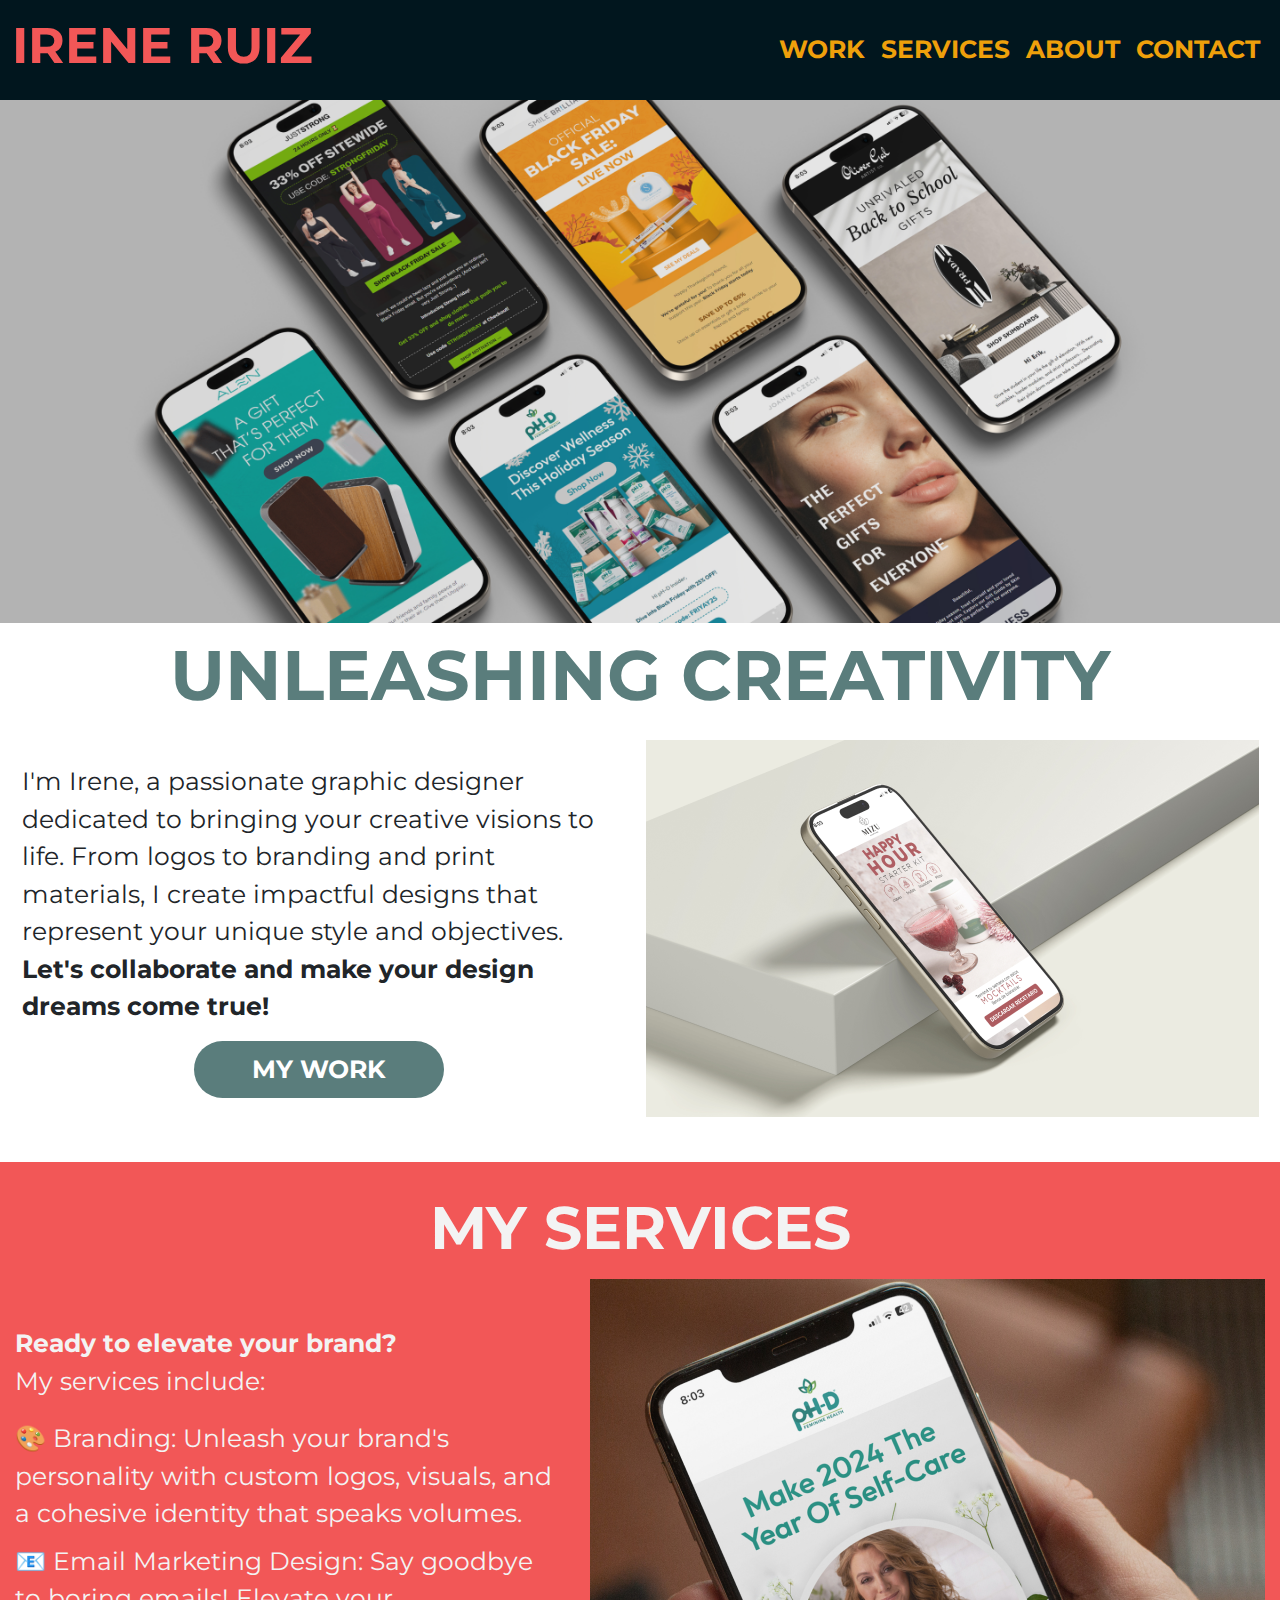
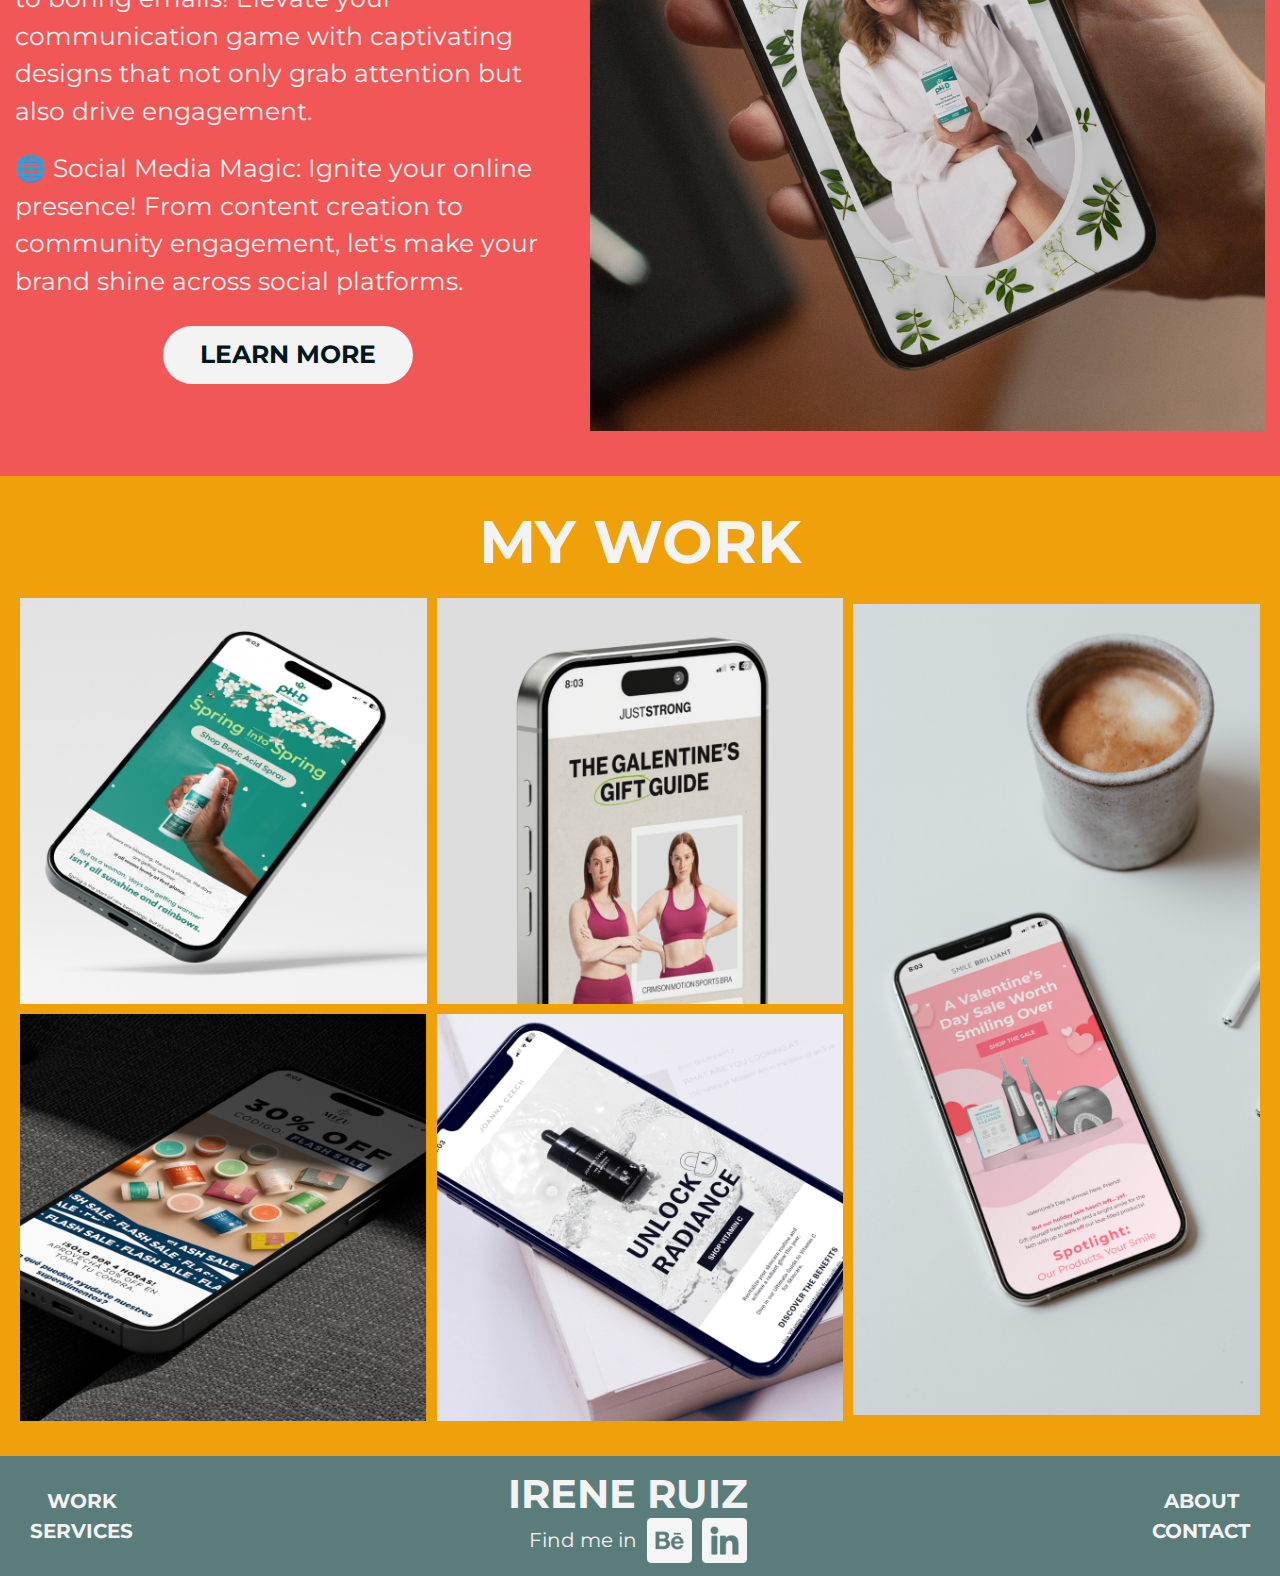
<file: index.html>
<!DOCTYPE html>
<html lang="en">

<head>
    <meta charset="UTF-8">
    <meta name="viewport" content="width=device-width, initial-scale=1.0">
    <meta name="description"
        content="Website of Irene, dedicated to offering graphic design and digital marketing services. Explore our portfolio of works, personalized services, and more. Contact us today to bring your project to life!">
    <meta name="keywords"
        content="Graphic design, Digital marketing, Portfolio showcase, Creative services, Design studio, Marketing solutions, Branding, Web design, Visual communication">
    <title>Irene Ruiz - Email Marketing Services</title>
    <!-- CSS de Bootstrap -->
    <link href="https://cdn.jsdelivr.net/npm/bootstrap@5.3.3/dist/css/bootstrap.min.css" rel="stylesheet"
        integrity="sha384-QWTKZyjpPEjISv5WaRU9OFeRpok6YctnYmDr5pNlyT2bRjXh0JMhjY6hW+ALEwIH" crossorigin="anonymous">
    <link rel="stylesheet" href="./css/styles.css">
    <link rel="shortcut icon" href="./recursos/imagenes/favicon.png" type="image/x-icon">
</head>

<body>
    <header>
        <!-- NAVEGADOR -->
        <nav class="navbar navbar-expand-lg">
            <div class="container-fluid">
                <!-- Título de navegador -->
                <a class="navbar-brand" href="./index.html">
                    <h2>IRENE RUIZ</h2>
                </a>
                <!-- Botón desplegable -->
                <button class="navbar-toggler" type="button" data-bs-toggle="collapse"
                    data-bs-target="#navbarSupportedContent" aria-controls="navbarSupportedContent"
                    aria-expanded="false" aria-label="Toggle navigation">
                    <span class="navbar-toggler-icon"></span>
                </button>
                <!-- links a otras secciones -->
                <div class="collapse navbar-collapse" id="navbarSupportedContent">
                    <ul class="navbar-nav ms-auto mb-2 mb-lg-0">
                        <li class="nav-item">
                            <a class="nav-link" href="./pages/work.html">WORK</a>
                        </li>
                        <li class="nav-item">
                            <a class="nav-link" href="./pages/services.html">SERVICES</a>
                        </li>
                        <li class="nav-item">
                            <a class="nav-link" href="./pages/about.html">ABOUT</a>
                        </li>
                        <li class="nav-item">
                            <a class="nav-link" href="./pages/contact.html">CONTACT</a>
                        </li>
                    </ul>
                </div>
            </div>
        </nav>
    </header>

    <main class="main-index">
        <!-- Imágen principal -->
        <img class="main__img--mobile wide-image-viewport" src="./recursos/imagenes/main-image-index.png"
            alt="Smartphones">
        <img class="main__img--desktop wide-image-viewport" src="./recursos/imagenes/main-image-index-desktop.png"
            alt="Smartphones">
        <!-- Título principal -->
        <h1 class="main__h1--index">UNLEASHING CREATIVITY</h1>
        <!-- Artículo About Me -->
        <article class="main__article--about">
            <div>
                <p>I'm Irene, a passionate graphic designer dedicated to bringing your creative visions to life. From
                    logos
                    to branding and print materials, I create impactful designs that represent your unique style and
                    objectives. <span class="bold">Let's collaborate and make your design dreams come true!</span>
                </p>
                <a class="call-to-action__my-work" href="./pages/work.html">MY WORK</a>
            </div>
            <img id="main-img-about-index" src="./recursos/imagenes/main-about-image-index-mobile.png" alt="Smartphone">
        </article>
        <!-- Artículo My Services -->
        <h2 class="main__h2--services">MY SERVICES</h2>
        <article class="main__article--services">
            <div>
                <ul>
                    <li>
                        <p class="bold">Ready to elevate your brand?</p>
                    </li>
                    <li>
                        <p>My services include:</p>
                    </li>
                    <li>
                        <p>🎨 Branding: Unleash your brand's personality with custom logos, visuals, and a cohesive
                            identity that speaks volumes.</p>
                    </li>
                    <li>
                        <p>📧 Email Marketing Design: Say goodbye to boring emails! Elevate your communication game with
                            captivating designs that not only grab attention but also drive engagement.</p>
                    </li>
                    <li>
                        <p>🌐 Social Media Magic: Ignite your online presence! From content creation to community
                            engagement, let's make your brand shine across social platforms.</p>
                    </li>
                </ul>
                <a class="call-to-action__my-services" href="./pages/services.html">LEARN MORE</a>
            </div>
            <img id="main-img-services-index" src="./recursos/imagenes/main-services-image-index-mobile.png"
                alt="Mano con Smartphone">
        </article>
    </main>
    <!-- Grilla de My Work -->
    <section id="grid-section">
        <h2 class="main__h2--grid">MY WORK</h2>
        <div class="container__my-work">
            <div class="img-1">
                <img class="img-1__grid--mobile" src="./recursos/imagenes/grid/index-grid-img-1.png" alt="Smartphone">
                <h3 class="caption">pH-D</h3>
            </div>
            <div class="img-2">
                <img class="img-2__grid--mobile" src="./recursos/imagenes/grid/index-grid-img-2.png" alt="Smartphone">
                <h3 class="caption">Mizu</h3>
            </div>
            <div class="img-3">
                <img class="img-3__grid--mobile" src="./recursos/imagenes/grid/index-grid-img-3.png" alt="Smartphone">
                <h3 class="caption">Just Strong</h3>
            </div>
            <div class="img-4">
                <img class="img-4__grid--mobile" src="./recursos/imagenes/grid/index-grid-img-4.png" alt="Smartphone">
                <img class="img-4__grid--desktop" src="./recursos/imagenes/grid/index-grid-img-4_desktop.png"
                    alt="Smartphone">
                <h3 class="caption">Joanna Czech</h3>
            </div>
            <div class="img-5">
                <img class="img-5__grid--mobile" src="./recursos/imagenes/grid/index-grid-img-5.png" alt="Smartphone">
                <img class="img-5__grid--desktop" src="./recursos/imagenes/grid/index-grid-img-5_desktop.png"
                    alt="Smartphone">
                <h3 class="caption">Smile Brilliant</h3>
            </div>
        </div>
    </section>
    <!-- FOOTER -->
    <footer class="footer">
        <ul class="links-container-left">
            <li><a href="./pages/work.html">WORK</a></li>
            <li><a href="./pages/services.html">SERVICES</a></li>
        </ul>
        <div>
            <a href="./index.html">
                <h2>IRENE RUIZ</h2>
            </a>
            <ul class="social-media-icons-container">
                <li>
                    <p>Find me in</p>
                </li>
                <li><a href="https://www.behance.net/ireneruiz34752" target="_blank"><img
                            src="./recursos/iconos-redes/behance.png" alt="Behance" class="social-media-icon"></a></li>
                <li><a href="https://www.linkedin.com/in/irene-ruiz-07177a105/" target="_blank"><img
                            src="./recursos/iconos-redes/linkedin.png" alt="LinkedIn" class="social-media-icon"></a>
                </li>
            </ul>
        </div>
        <ul class="links-container-right">
            <li><a href="./pages/about.html">ABOUT</a></li>
            <li><a href="./pages/contact.html">CONTACT</a></li>
        </ul>
        <ul class="links-container">
            <li><a href="./pages/work.html">WORK</a></li>
            <li><a href="./pages/services.html">SERVICES</a></li>
            <li><a href="./pages/about.html">ABOUT</a></li>
            <li><a href="./pages/contact.html">CONTACT</a></li>
        </ul>
    </footer>
    <!-- JS de Bootstrap -->
    <script src="https://cdn.jsdelivr.net/npm/bootstrap@5.3.3/dist/js/bootstrap.bundle.min.js"
        integrity="sha384-YvpcrYf0tY3lHB60NNkmXc5s9fDVZLESaAA55NDzOxhy9GkcIdslK1eN7N6jIeHz"
        crossorigin="anonymous"></script>
</body>

</html>
</file>
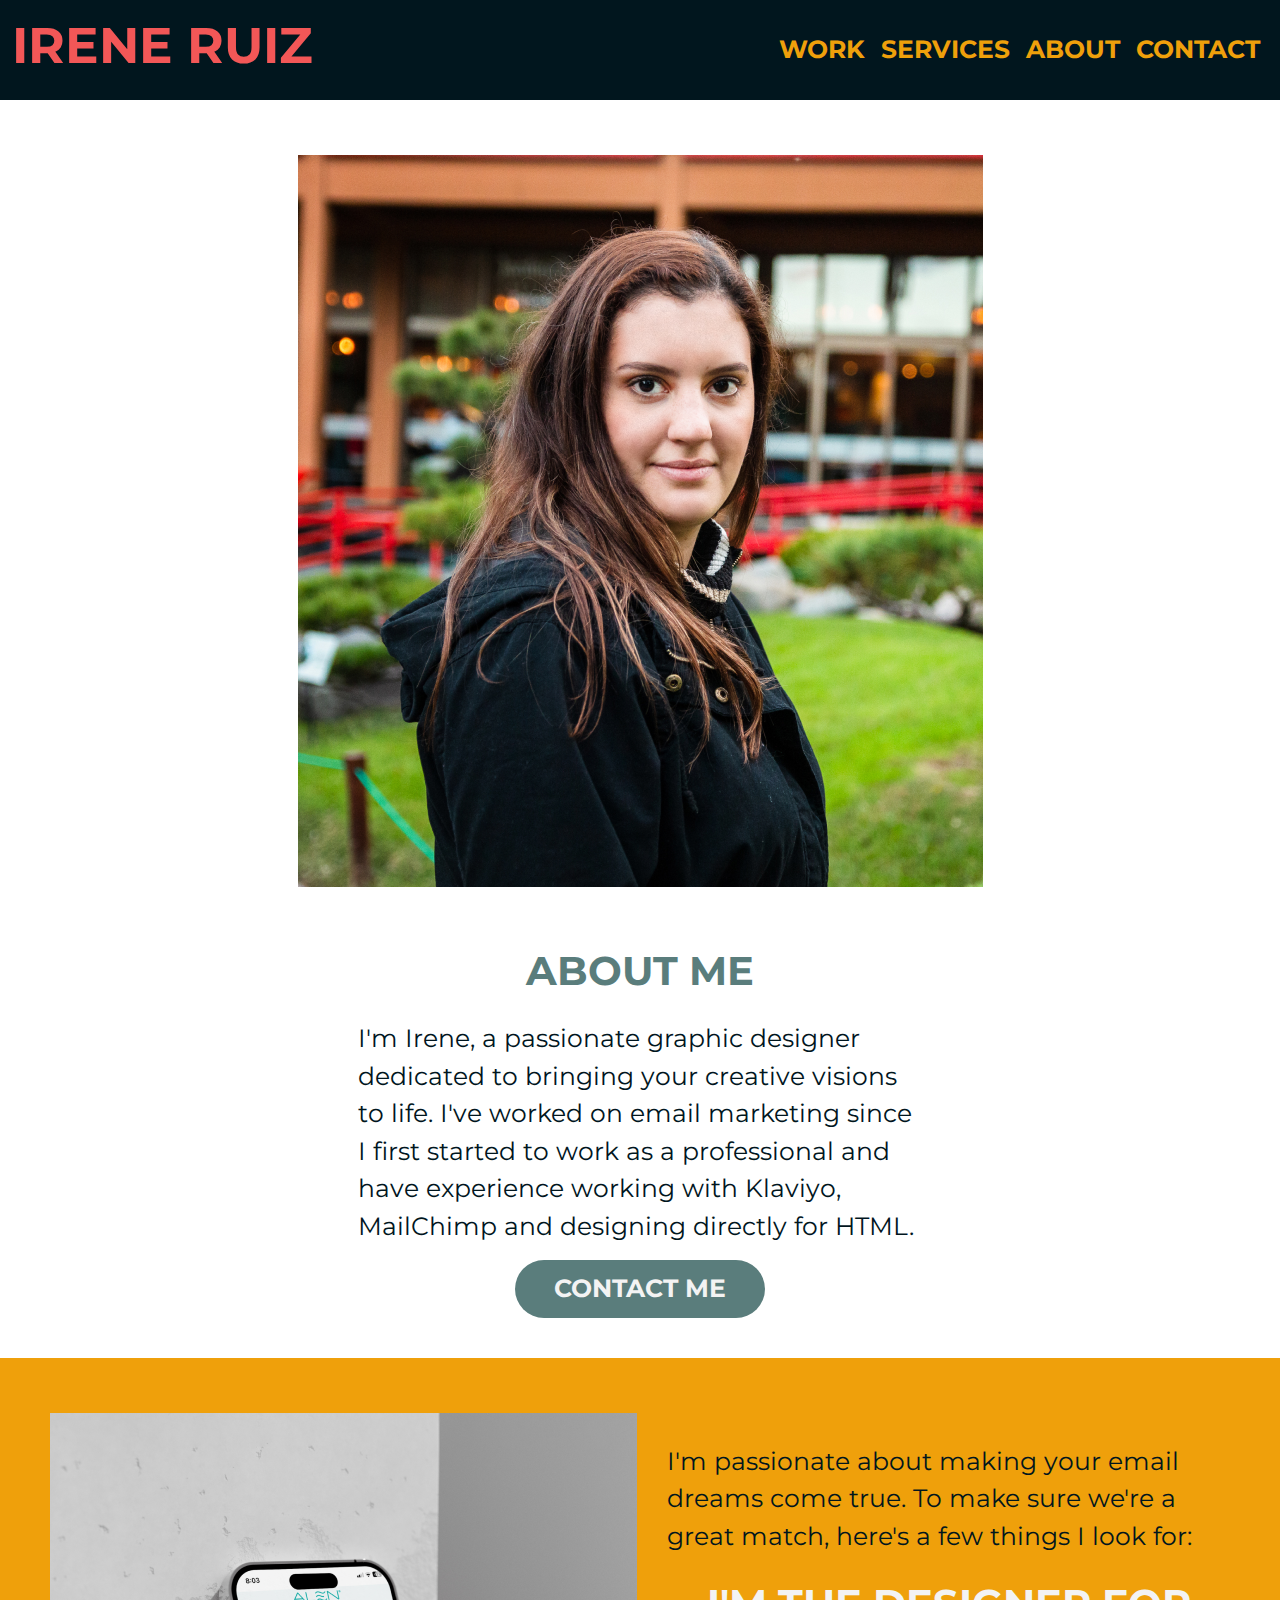
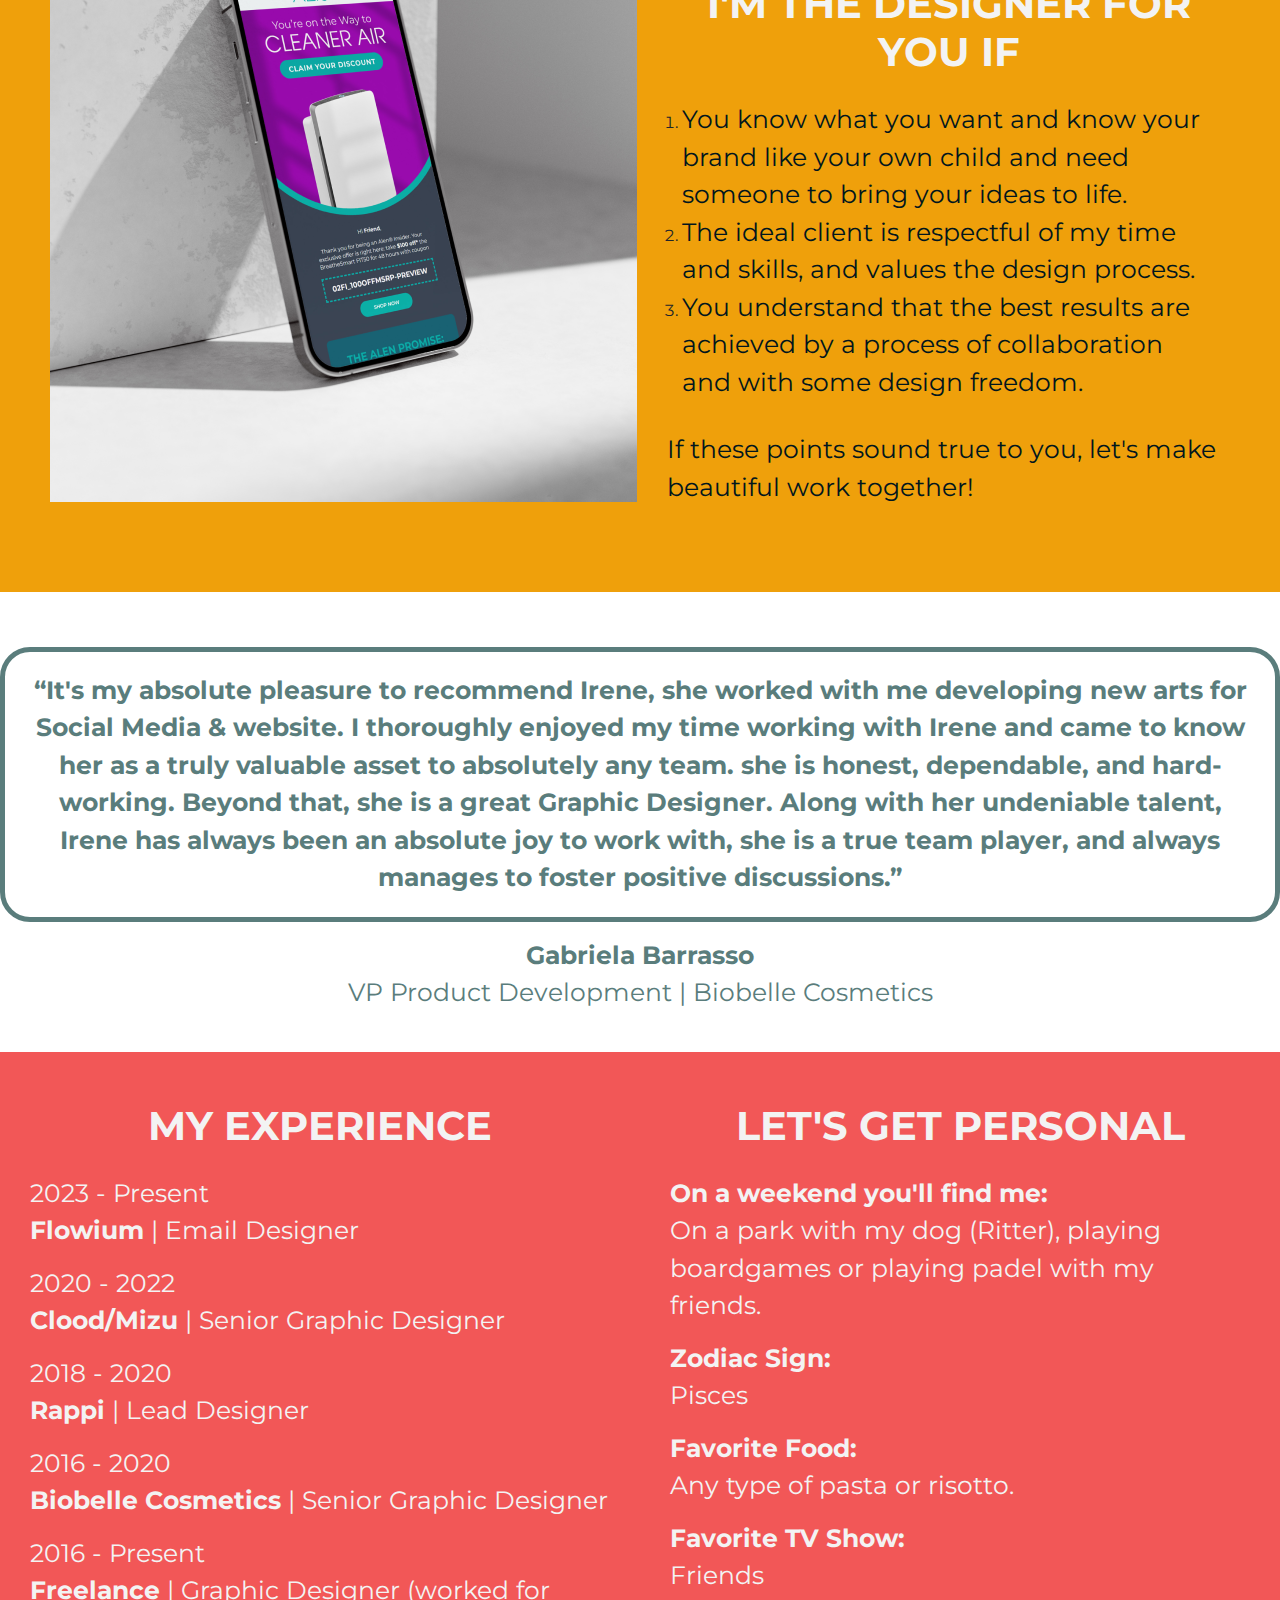
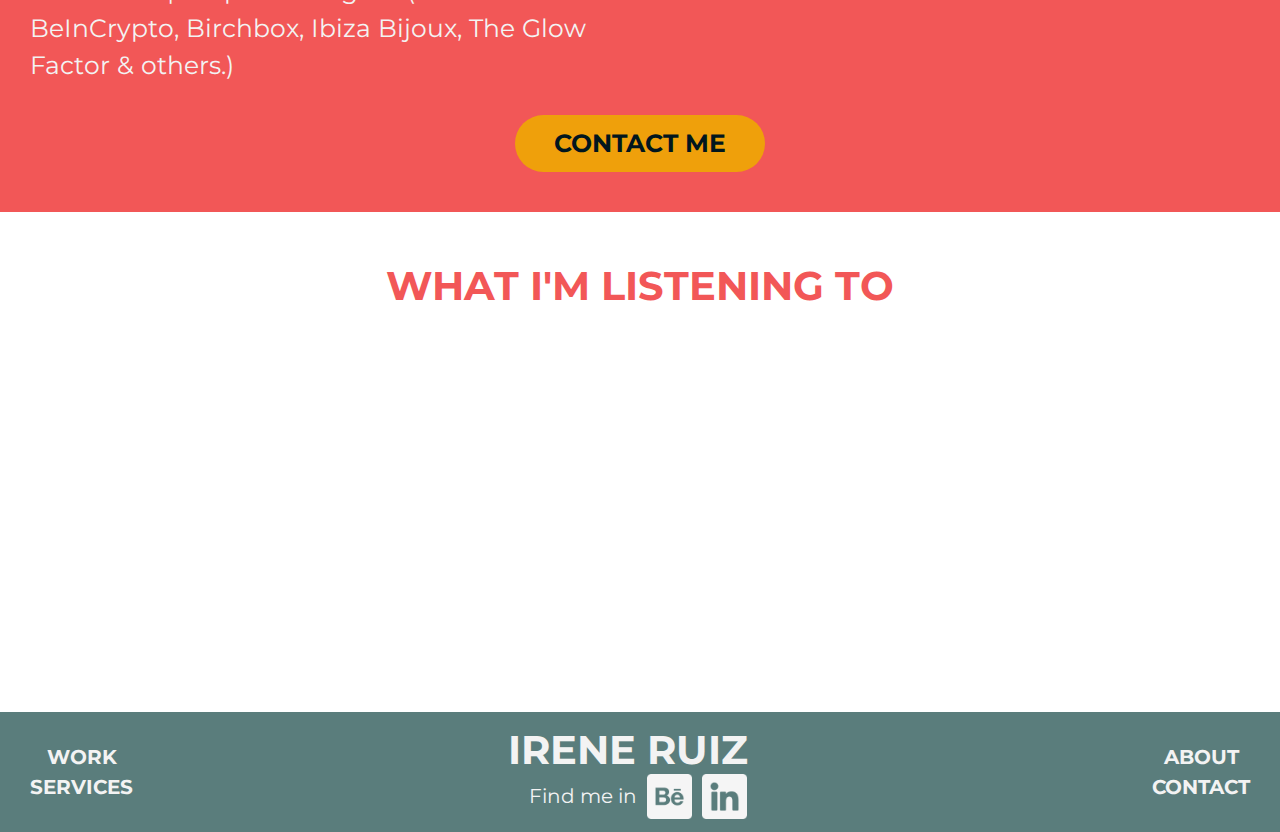
<file: pages/about.html>
<!DOCTYPE html>
<html lang="en">

<head>
    <meta charset="UTF-8">
    <meta name="viewport" content="width=device-width, initial-scale=1.0">
    <meta name="description"
        content="Gain insights into Irene's illustrious professional journey and expertise. From her early beginnings to her current achievements, delve into the story behind the talented designer. Learn how her passion and dedication drive her to create exceptional experiences">
    <meta name="keywords"
        content="Work experience, Professional journey, Graphic designer, Creativity, Passion for design, Innovation, Professional achievements">
    <title>Irene Ruiz - About Me</title>
    <!-- CSS de Bootstrap -->

    <link href="https://cdn.jsdelivr.net/npm/bootstrap@5.3.3/dist/css/bootstrap.min.css" rel="stylesheet"
        integrity="sha384-QWTKZyjpPEjISv5WaRU9OFeRpok6YctnYmDr5pNlyT2bRjXh0JMhjY6hW+ALEwIH" crossorigin="anonymous">
    <link rel="stylesheet" href="../css/styles.css">
    <link rel="shortcut icon" href="../recursos/imagenes/favicon.png" type="image/x-icon">
</head>

<body>
    <header>
        <!-- NAVEGADOR -->
        <nav class="navbar navbar-expand-lg">
            <div class="container-fluid">
                <!-- Título de navegador -->
                <a class="navbar-brand" href="../index.html">
                    <h2>IRENE RUIZ</h2>
                </a>
                <!-- Botón desplegable -->
                <button class="navbar-toggler" type="button" data-bs-toggle="collapse"
                    data-bs-target="#navbarSupportedContent" aria-controls="navbarSupportedContent"
                    aria-expanded="false" aria-label="Toggle navigation">
                    <span class="navbar-toggler-icon"></span>
                </button>
                <!-- links a otras secciones -->
                <div class="collapse navbar-collapse" id="navbarSupportedContent">
                    <ul class="navbar-nav ms-auto mb-2 mb-lg-0">
                        <li class="nav-item">
                            <a class="nav-link" href="./work.html">WORK</a>
                        </li>
                        <li class="nav-item">
                            <a class="nav-link" href="./services.html">SERVICES</a>
                        </li>
                        <li class="nav-item">
                            <a class="nav-link" href="./about.html">ABOUT</a>
                        </li>
                        <li class="nav-item">
                            <a class="nav-link" href="./contact.html">CONTACT</a>
                        </li>
                    </ul>
                </div>
            </div>
        </nav>
    </header>
    <main class="main-about">
        <section class="section-personal-briefing">
            <article class="article-about-me">
                <img class="article-about-me__img" src="../recursos/imagenes/main-about-me-image-about-mobile.png"
                    alt="Photo Portrait">
                <div class="article-about-me__container">
                    <h1>ABOUT ME</h1>
                    <p>I'm Irene, a passionate graphic designer dedicated to bringing your creative visions to life.
                        I've worked on email
                        marketing since I first started to work as a professional and have experience working with
                        Klaviyo, MailChimp and
                        designing directly for HTML.</p>
                    <a href="./contact.html">CONTACT ME</a>
                </div>
            </article>
            <article class="article-designer">
                <img class="article-designer__img" src="../recursos/imagenes/main-designer-image-about-mobile.png"
                    alt="Smartphone">
                <div class="article-designer__container">
                    <p class="article-designer__p--separated">I'm passionate about making your email dreams come true.
                        To make sure we're a great match, here's
                        a few things I look
                        for:</p>
                    <h2>I'M THE DESIGNER FOR YOU IF</h2>
                    <ul>
                        <li>
                            <p>You know what you want and know your brand like your own child and need someone to
                                bring
                                your ideas to life.</p>
                        </li>
                        <li>
                            <p>The ideal client is respectful of my time and skills, and values the design process.
                            </p>
                        </li>
                        <li>
                            <p>You understand that the best results are achieved by a process of collaboration and
                                with
                                some design freedom.</p>
                        </li>
                    </ul>
                    <p class="article-designer__p--separated">If these points sound true to you, let's make beautiful
                        work together!</p>
                </div>
            </article>
        </section>
        <section class="section-reviews">
            <p class="section-reviews__p--emphasis bold">“It's my absolute pleasure to recommend Irene, she worked with
                me developing new arts for
                Social Media &
                website. I
                thoroughly enjoyed my time working with Irene and came to know her as a truly valuable asset to
                absolutely any team.
                she is honest, dependable, and hard-working. Beyond that, she is a great Graphic Designer. Along with
                her undeniable
                talent, Irene has always been an absolute joy to work with, she is a true team player, and always
                manages to foster
                positive discussions.”</p>
            <p class="section-reviews__p--name bold">Gabriela Barrasso</p>
            <p class="section-reviews__p--name">VP Product Development | Biobelle Cosmetics</p>
        </section>
        <section class="section-curriculum">
            <article>
                <div>
                    <h2>MY EXPERIENCE</h2>
                    <ul>
                        <li>
                            <p>2023 - Present</p>
                            <p><span class="bold">Flowium</span> | Email Designer</p>
                        </li>
                        <li>
                            <p>2020 - 2022</p>
                            <p><span class="bold">Clood/Mizu</span> | Senior Graphic Designer</p>
                        </li>
                        <li>
                            <p>2018 - 2020</p>
                            <p><span class="bold">Rappi</span> | Lead Designer</p>
                        </li>
                        <li>
                            <p>2016 - 2020</p>
                            <p><span class="bold">Biobelle Cosmetics</span> | Senior Graphic Designer</p>
                        </li>
                        <li>
                            <p>2016 - Present</p>
                            <p><span class="bold">Freelance</span> | Graphic Designer (worked for BeInCrypto, Birchbox,
                                Ibiza
                                Bijoux, The Glow Factor
                                & others.)</p>
                        </li>
                    </ul>
                </div>
                <div>
                    <h2>LET'S GET PERSONAL</h2>
                    <ul>
                        <li>
                            <p class="bold">On a weekend you'll find me:</p>
                            <p>On a park with my dog (Ritter), playing boardgames or playing padel with my friends.</p>
                        </li>
                        <li>
                            <p class="bold">Zodiac Sign:</p>
                            <p>Pisces</p>
                        </li>
                        <li>
                            <p class="bold">Favorite Food:</p>
                            <p>Any type of pasta or risotto.</p>
                        </li>
                        <li>
                            <p class="bold">Favorite TV Show:</p>
                            <p>Friends</p>
                        </li>
                    </ul>
                </div>
            </article>
            <a href="./contact.html">CONTACT ME</a>
        </section>
        <div class="div-spotify-playlist">
            <h2>WHAT I'M LISTENING TO</h2>
            <iframe style="border-radius:12px"
                src="https://open.spotify.com/embed/playlist/4PeRXrSevybVxx5ZwNQ1MV?utm_source=generator" width="100%"
                height="352" frameBorder="0" allowfullscreen=""
                allow="autoplay; clipboard-write; encrypted-media; fullscreen; picture-in-picture"
                loading="lazy"></iframe>
        </div>

    </main>

    <!-- FOOTER -->
    <footer class="footer">
        <ul class="links-container-left">
            <li><a href="./work.html">WORK</a></li>
            <li><a href="./services.html">SERVICES</a></li>
        </ul>
        <div>
            <a href="../index.html">
                <h2>IRENE RUIZ</h2>
            </a>
            <ul class="social-media-icons-container">
                <li>
                    <p>Find me in</p>
                </li>
                <li><a href="https://www.behance.net/ireneruiz34752" target="_blank"><img
                            src="../recursos/iconos-redes/behance.png" alt="Behance" class="social-media-icon"></a></li>
                <li><a href="https://www.linkedin.com/in/irene-ruiz-07177a105/" target="_blank"><img
                            src="../recursos/iconos-redes/linkedin.png" alt="LinkedIn" class="social-media-icon"></a>
                </li>
            </ul>
        </div>
        <ul class="links-container-right">
            <li><a href="./about.html">ABOUT</a></li>
            <li><a href="./contact.html">CONTACT</a></li>
        </ul>
        <ul class="links-container">
            <li><a href="./work.html">WORK</a></li>
            <li><a href="./services.html">SERVICES</a></li>
            <li><a href="./about.html">ABOUT</a></li>
            <li><a href="./contact.html">CONTACT</a></li>
        </ul>
    </footer>
    <!-- JS de Bootstrap -->
    <script src="https://cdn.jsdelivr.net/npm/bootstrap@5.3.3/dist/js/bootstrap.bundle.min.js"
        integrity="sha384-YvpcrYf0tY3lHB60NNkmXc5s9fDVZLESaAA55NDzOxhy9GkcIdslK1eN7N6jIeHz"
        crossorigin="anonymous"></script>
</body>

</html>
</file>
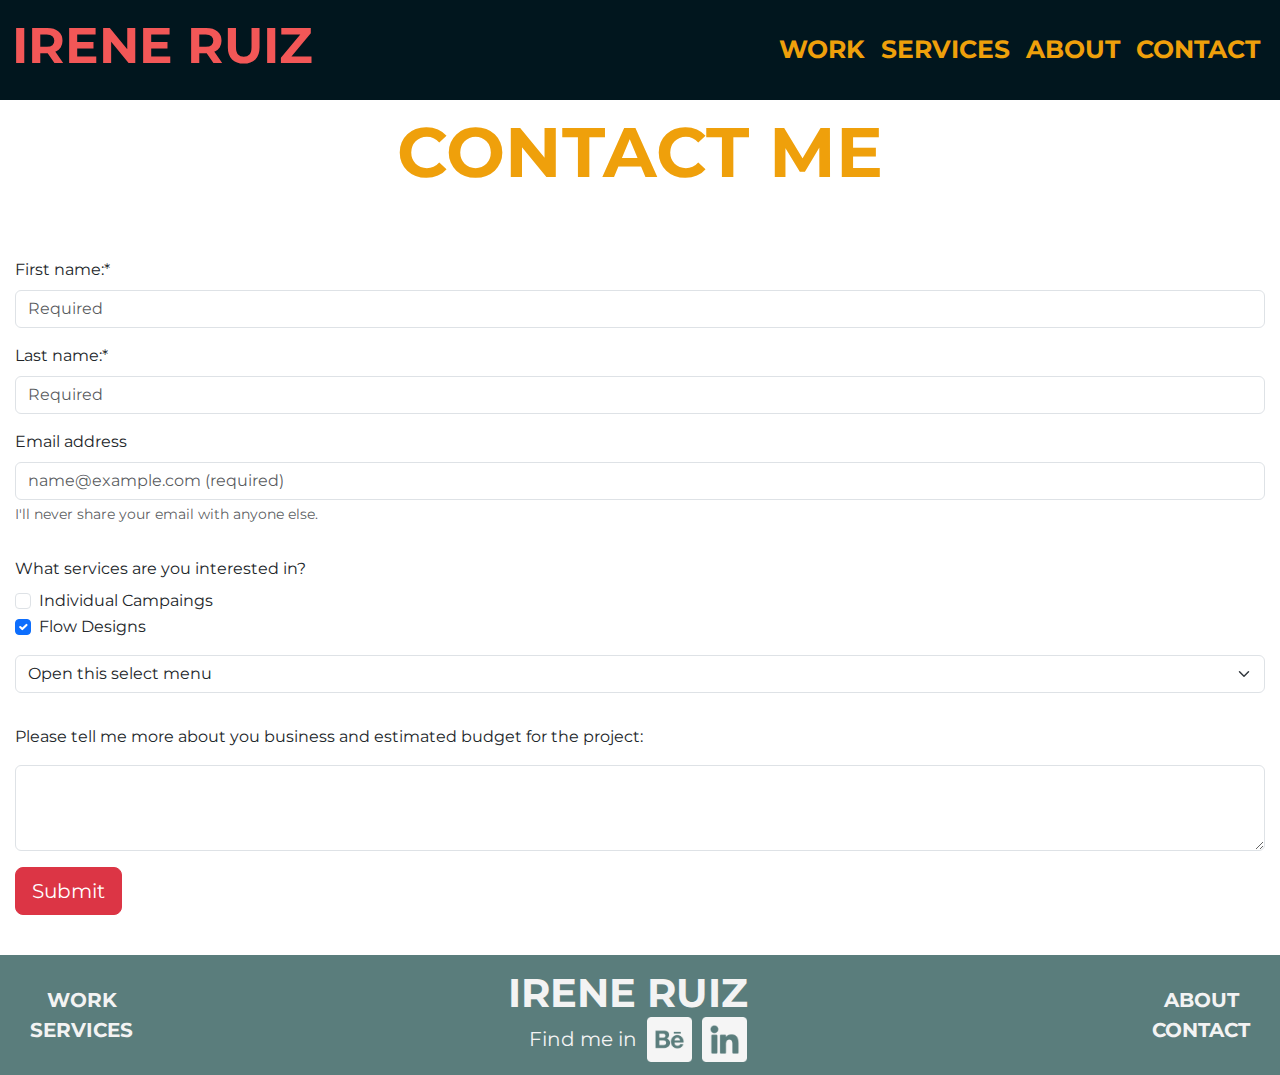
<file: pages/contact.html>
<!DOCTYPE html>
<html lang="en">

<head>
    <meta charset="UTF-8">
    <meta name="viewport" content="width=device-width, initial-scale=1.0">
    <meta name="description"
        content="Connect with Irene effortlessly through our streamlined contact form. Whether you have inquiries about our services or wish to discuss a project, we're here to listen. Reach out today to start a conversation and turn your ideas into reality!">
    <meta name="keywords"
        content="Contact, Contact form, Inquiries, Services, Projects, Collaboration, Communication, Consultation">
    <title>Irene Ruiz - Contact Me</title>
    <!-- CSS de Bootstrap -->
    <link href="https://cdn.jsdelivr.net/npm/bootstrap@5.3.3/dist/css/bootstrap.min.css" rel="stylesheet"
        integrity="sha384-QWTKZyjpPEjISv5WaRU9OFeRpok6YctnYmDr5pNlyT2bRjXh0JMhjY6hW+ALEwIH" crossorigin="anonymous">
    <link rel="stylesheet" href="../css/styles.css">
    <link rel="shortcut icon" href="../recursos/imagenes/favicon.png" type="image/x-icon">
</head>

<body>
    <header>
        <!-- NAVEGADOR -->
        <nav class="navbar navbar-expand-lg">
            <div class="container-fluid">
                <!-- Título de navegador -->
                <a class="navbar-brand" href="../index.html">
                    <h2>IRENE RUIZ</h2>
                </a>
                <!-- Botón desplegable -->
                <button class="navbar-toggler" type="button" data-bs-toggle="collapse"
                    data-bs-target="#navbarSupportedContent" aria-controls="navbarSupportedContent"
                    aria-expanded="false" aria-label="Toggle navigation">
                    <span class="navbar-toggler-icon"></span>
                </button>
                <!-- links a otras secciones -->
                <div class="collapse navbar-collapse" id="navbarSupportedContent">
                    <ul class="navbar-nav ms-auto mb-2 mb-lg-0">
                        <li class="nav-item">
                            <a class="nav-link" href="./work.html">WORK</a>
                        </li>
                        <li class="nav-item">
                            <a class="nav-link" href="./services.html">SERVICES</a>
                        </li>
                        <li class="nav-item">
                            <a class="nav-link" href="./about.html">ABOUT</a>
                        </li>
                        <li class="nav-item">
                            <a class="nav-link" href="./contact.html">CONTACT</a>
                        </li>
                    </ul>
                </div>
            </div>
        </nav>
    </header>
    <main class="main-contact">

        <h1 class="main__h1--contact">CONTACT ME</h1>

        <form>
            <div class="mb-3 mt-3">
                <label for="formGroupExampleInput" class="form-label">First name:*</label>
                <input type="text" class="form-control" id="formGroupExampleInput" placeholder="Required">
            </div>
            <div class="mb-3 mt-3">
                <label for="formGroupExampleInput" class="form-label">Last name:*</label>
                <input type="text" class="form-control" id="formGroupExampleInput" placeholder="Required">
            </div>
            <div class="mb-3 mt-3">
                <label for="exampleFormControlInput1" class="form-label">Email address</label>
                <input type="email" class="form-control" id="exampleFormControlInput1"
                    placeholder="name@example.com (required)">
                <div id="emailHelp" class="form-text">I'll never share your email with anyone else.</div>
            </div>
            <label class="form-label mt-3">What services are you interested in?</label>
            <div class="form-check">
                <input class="form-check-input" type="checkbox" value="" id="flexCheckDefault">
                <label class="form-check-label" for="flexCheckDefault">
                    Individual Campaings
                </label>
            </div>
            <div class="form-check">
                <input class="form-check-input" type="checkbox" value="" id="flexCheckChecked" checked>
                <label class="form-check-label" for="flexCheckChecked">
                    Flow Designs
                </label>
            </div>
            <select class="form-select my-3" aria-label="Default select example">
                <option selected>Open this select menu</option>
                <option value="1">Social Media</option>
                <option value="2">Referral</option>
                <option value="3">Behance</option>
                <option value="4">LinkedIn</option>
                <option value="5">My Website</option>
            </select>
            <div class="mb-3">
                <label for="exampleFormControlTextarea1" class="form-label my-3">Please tell me more about you business
                    and
                    estimated budget for the
                    project:</label>
                <textarea class="form-control" id="exampleFormControlTextarea1" rows="3"></textarea>
            </div>

            <button type="submit" class="btn btn-danger btn-lg">Submit</button>
        </form>
    </main>

    <!-- FOOTER -->
    <footer class="footer">
        <ul class="links-container-left">
            <li><a href="./work.html">WORK</a></li>
            <li><a href="./services.html">SERVICES</a></li>
        </ul>
        <div>
            <a href="../index.html">
                <h2>IRENE RUIZ</h2>
            </a>
            <ul class="social-media-icons-container">
                <li>
                    <p>Find me in</p>
                </li>
                <li><a href="https://www.behance.net/ireneruiz34752" target="_blank"><img
                            src="../recursos/iconos-redes/behance.png" alt="Behance" class="social-media-icon"></a></li>
                <li><a href="https://www.linkedin.com/in/irene-ruiz-07177a105/" target="_blank"><img
                            src="../recursos/iconos-redes/linkedin.png" alt="LinkedIn" class="social-media-icon"></a>
                </li>
            </ul>
        </div>
        <ul class="links-container-right">
            <li><a href="./about.html">ABOUT</a></li>
            <li><a href="./contact.html">CONTACT</a></li>
        </ul>
        <ul class="links-container">
            <li><a href="./work.html">WORK</a></li>
            <li><a href="./services.html">SERVICES</a></li>
            <li><a href="./about.html">ABOUT</a></li>
            <li><a href="./contact.html">CONTACT</a></li>
        </ul>
    </footer>
    <!-- JS de Bootstrap -->
    <script src="https://cdn.jsdelivr.net/npm/bootstrap@5.3.3/dist/js/bootstrap.bundle.min.js"
        integrity="sha384-YvpcrYf0tY3lHB60NNkmXc5s9fDVZLESaAA55NDzOxhy9GkcIdslK1eN7N6jIeHz"
        crossorigin="anonymous"></script>
</body>

</html>
</file>
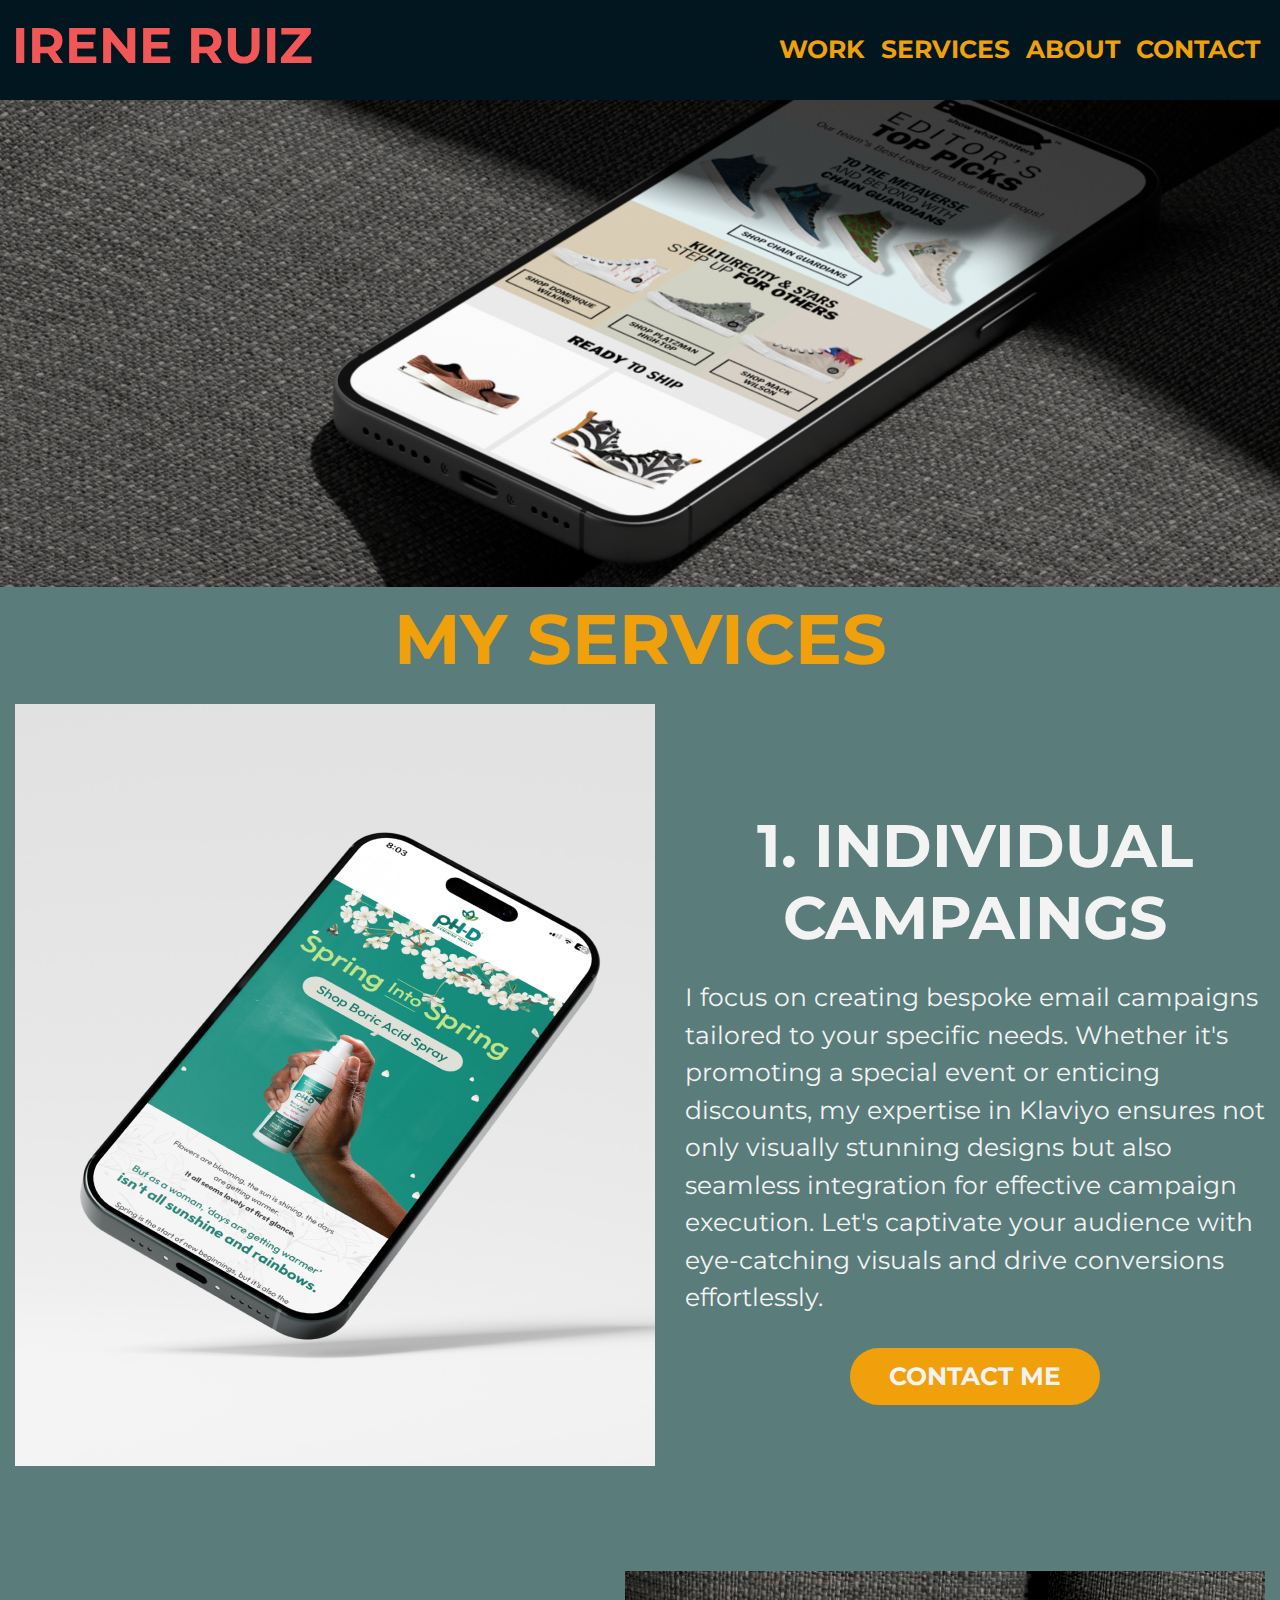
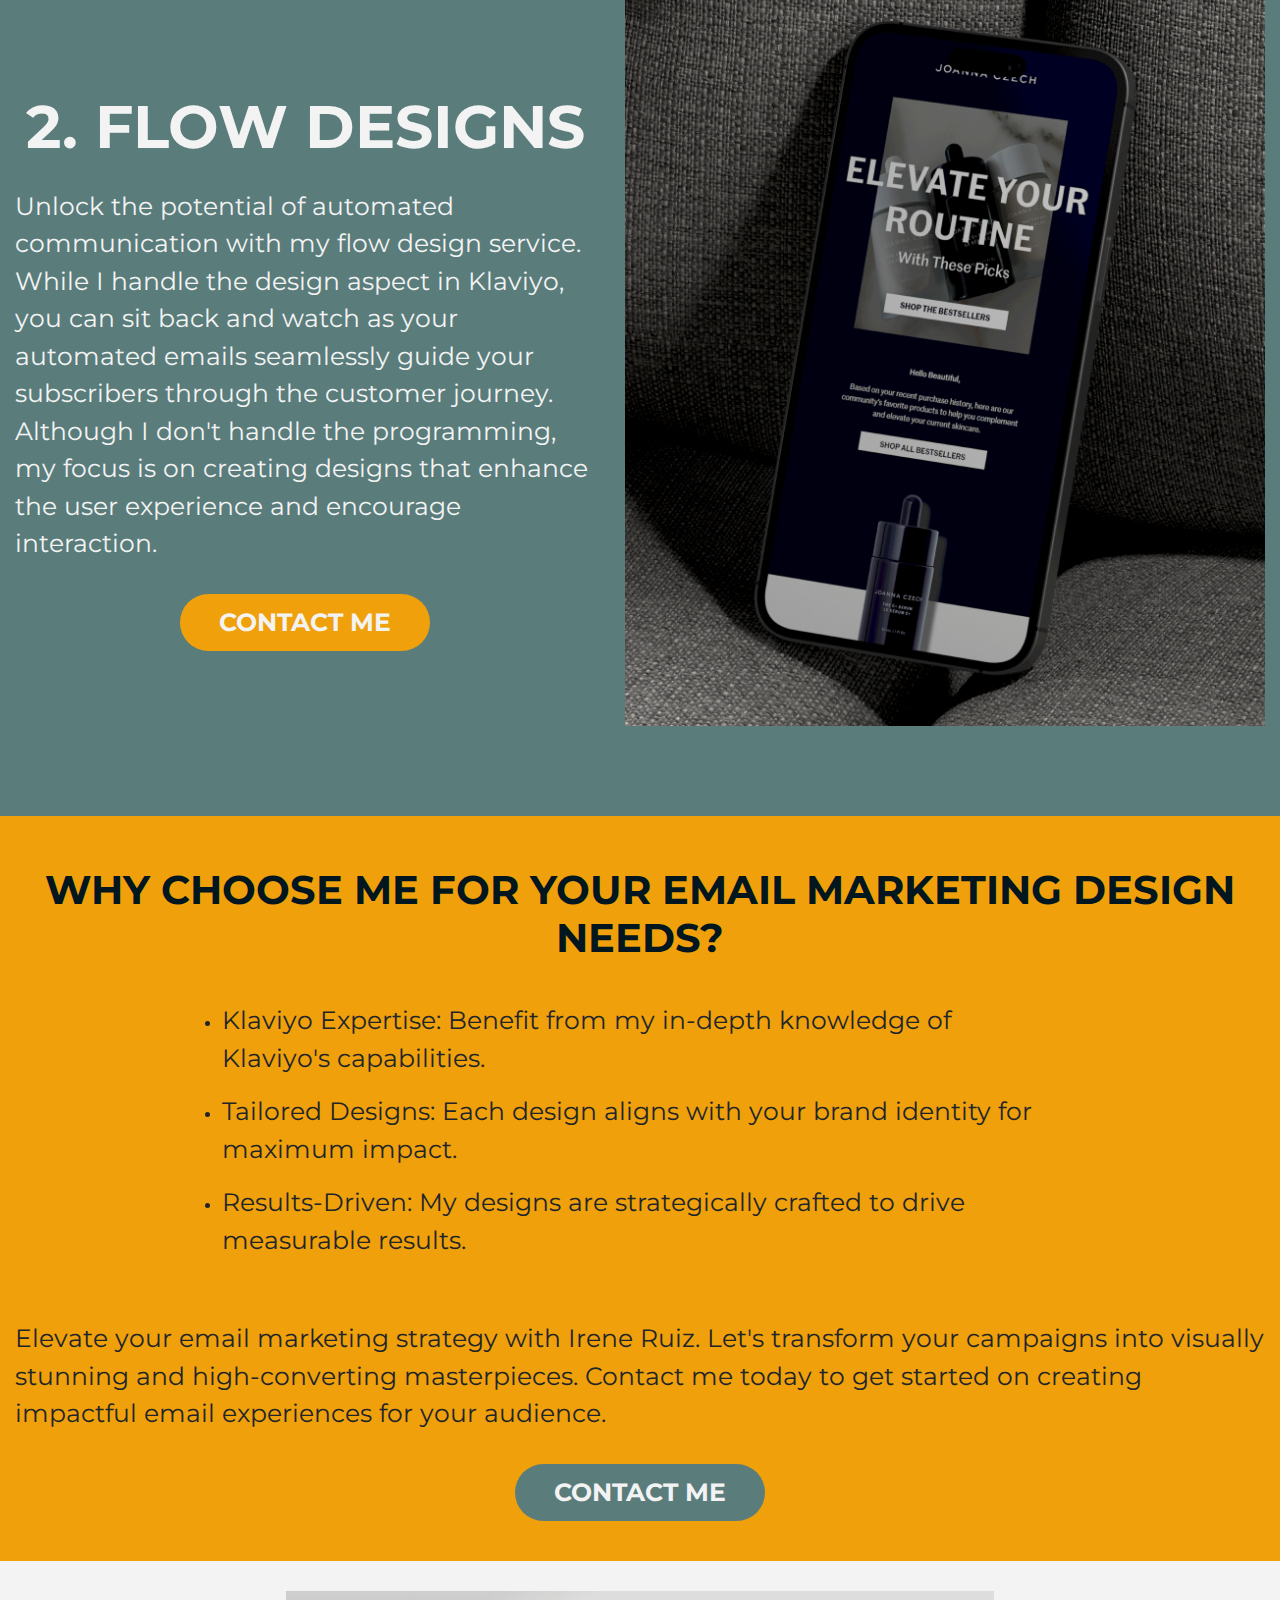
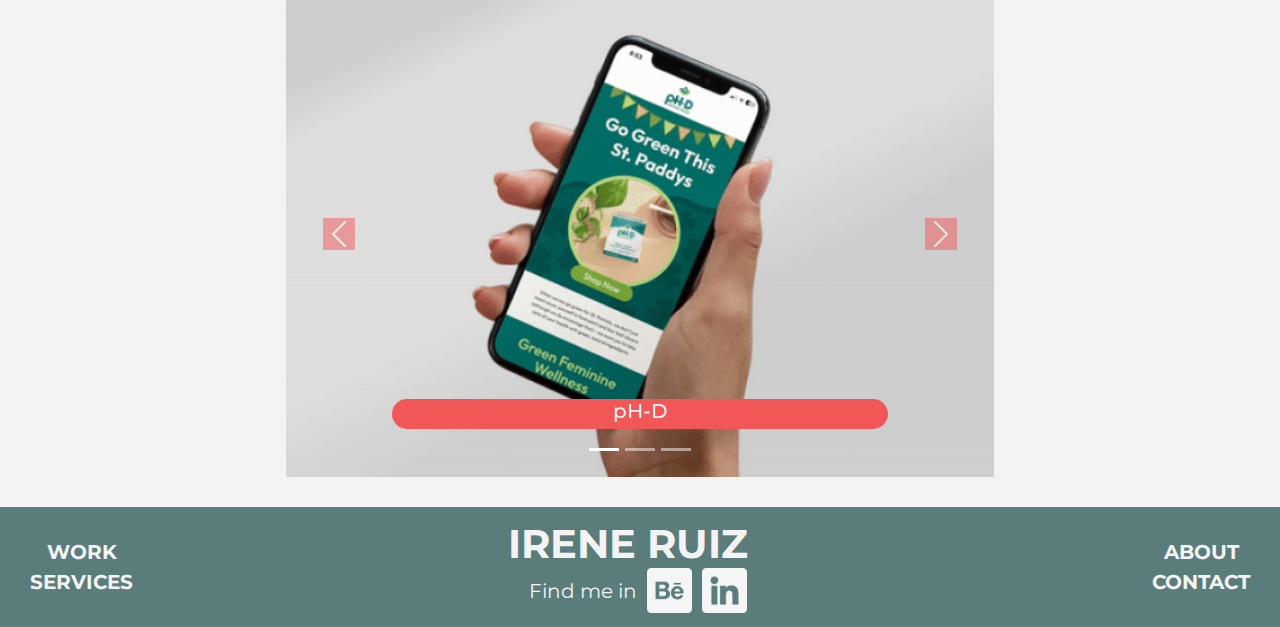
<file: pages/services.html>
<!DOCTYPE html>
<html lang="en">

<head>
    <meta charset="UTF-8">
    <meta name="viewport" content="width=device-width, initial-scale=1.0">
    <meta name="description"
        content="Discover Irene's comprehensive range of professional services, including Individual Campaigns and Flow Designs. From strategic marketing campaigns to visually striking design solutions, unlock the power to elevate your brand and captivate your audience">
    <meta name="keywords"
        content="Graphic design, Digital marketing, Individual Campaigns, Flow Designs, Marketing strategies, Visual design, Customized services">
    <title>Irene Ruiz - My Services</title>
    <!-- CSS de Bootstrap -->
    <link href="https://cdn.jsdelivr.net/npm/bootstrap@5.3.3/dist/css/bootstrap.min.css" rel="stylesheet"
        integrity="sha384-QWTKZyjpPEjISv5WaRU9OFeRpok6YctnYmDr5pNlyT2bRjXh0JMhjY6hW+ALEwIH" crossorigin="anonymous">
    <link rel="stylesheet" href="../css/styles.css">
    <link rel="shortcut icon" href="../recursos/imagenes/favicon.png" type="image/x-icon">
</head>

<body>
    <header>
        <!-- NAVEGADOR -->
        <nav class="navbar navbar-expand-lg">
            <div class="container-fluid">
                <!-- Título de navegador -->
                <a class="navbar-brand" href="../index.html">
                    <h2>IRENE RUIZ</h2>
                </a>
                <!-- Botón desplegable -->
                <button class="navbar-toggler" type="button" data-bs-toggle="collapse"
                    data-bs-target="#navbarSupportedContent" aria-controls="navbarSupportedContent"
                    aria-expanded="false" aria-label="Toggle navigation">
                    <span class="navbar-toggler-icon"></span>
                </button>
                <!-- links a otras secciones -->
                <div class="collapse navbar-collapse" id="navbarSupportedContent">
                    <ul class="navbar-nav ms-auto mb-2 mb-lg-0">
                        <li class="nav-item">
                            <a class="nav-link" href="./work.html">WORK</a>
                        </li>
                        <li class="nav-item">
                            <a class="nav-link" href="./services.html">SERVICES</a>
                        </li>
                        <li class="nav-item">
                            <a class="nav-link" href="./about.html">ABOUT</a>
                        </li>
                        <li class="nav-item">
                            <a class="nav-link" href="./contact.html">CONTACT</a>
                        </li>
                    </ul>
                </div>
            </div>
        </nav>
    </header>
    <main class="main-services">
        <!-- Imágen principal -->
        <img class="main__img--mobile wide-image-viewport" src="../recursos/imagenes/main-image-my-services-mobile.png"
            alt="Smartphones">
        <img class="main__img--desktop wide-image-viewport"
            src="../recursos/imagenes/main-image-my-services-desktop.png" alt="Smartphones">
        <!-- Título principal -->
        <h1 class="main-services__h1--services">MY SERVICES</h1>

        <section class="section-campaings-flows">
            <article class="article-campaings">
                <img class="article-campaings__img"
                    src="../recursos/imagenes/main-individual-campaings-image-services-mobile.png" alt="Smartphone">
                <div class="article-campaings__container">
                    <h2>1. INDIVIDUAL CAMPAINGS</h2>
                    <p>I focus on creating bespoke email campaigns tailored to your
                        specific needs. Whether it's
                        promoting a special event or enticing discounts, my expertise in Klaviyo ensures not only
                        visually stunning designs but also seamless integration for effective campaign execution. Let's
                        captivate your audience with eye-catching visuals and drive conversions effortlessly.</p>
                    <a href="./contact.html">CONTACT ME</a>
                </div>

            </article>
            <article class="article-flow-designs">
                <img class="article-flow-designs__img"
                    src="../recursos/imagenes/main-flow-designs-image-services-mobile.png" alt="Smartphone">
                <div class="article-flow-designs__container">
                    <h2>2. FLOW DESIGNS</h2>
                    <p>Unlock the potential of automated communication with my flow design service. While I handle the
                        design aspect in Klaviyo, you can sit back and watch as your automated emails seamlessly guide
                        your subscribers through the customer journey. Although I don't handle the programming, my focus
                        is on creating designs that enhance the user experience and encourage interaction.</p>
                    <a href="./contact.html">CONTACT ME</a>
                </div>
            </article>
        </section>
        <section class="section-choose-me">
            <h3>WHY CHOOSE ME FOR YOUR EMAIL MARKETING DESIGN NEEDS?</h3>
            <ul>
                <li>
                    <p>Klaviyo Expertise: Benefit from my in-depth knowledge of Klaviyo's capabilities.</p>
                </li>
                <li>
                    <p>Tailored Designs: Each design aligns with your brand identity for maximum impact.</p>
                </li>
                <li>
                    <p>Results-Driven: My designs are strategically crafted to drive measurable results.</p>
                </li>
            </ul>
            <p class="section-choose-me__p--separated">Elevate your email marketing strategy with Irene Ruiz. Let's
                transform your campaigns into visually
                stunning and
                high-converting masterpieces. Contact me today to get started on creating impactful email experiences
                for your audience.</p>
            <a href="./contact.html">CONTACT ME</a>
        </section>
        <section class="section-work-carousel">
            <div class="section-work-carousel__container">
                <div id="carouselExampleCaptions" class="carousel slide">
                    <div class="carousel-indicators">
                        <button type="button" data-bs-target="#carouselExampleCaptions" data-bs-slide-to="0"
                            class="active" aria-current="true" aria-label="Slide 1"></button>
                        <button type="button" data-bs-target="#carouselExampleCaptions" data-bs-slide-to="1"
                            aria-label="Slide 2"></button>
                        <button type="button" data-bs-target="#carouselExampleCaptions" data-bs-slide-to="2"
                            aria-label="Slide 3"></button>
                    </div>
                    <div class="carousel-inner">
                        <div class="carousel-item active">
                            <img src="../recursos/imagenes/my-work-images/ph-d.png" class="d-block w-100" alt="pH-D">
                            <div class="carousel-caption d-none d-md-block">
                                <h5>pH-D</h5>
                            </div>
                        </div>
                        <div class="carousel-item">
                            <img src="../recursos/imagenes/my-work-images/alen.png" class="d-block w-100" alt="Alen">
                            <div class="carousel-caption d-none d-md-block">
                                <h5>Alen</h5>
                            </div>
                        </div>
                        <div class="carousel-item">
                            <img src="../recursos/imagenes/my-work-images/just-strong.png" class="d-block w-100"
                                alt="Just Strong">
                            <div class="carousel-caption d-none d-md-block">
                                <h5>Just Strong</h5>
                            </div>
                        </div>
                    </div>
                    <button class="carousel-control-prev" type="button" data-bs-target="#carouselExampleCaptions"
                        data-bs-slide="prev">
                        <span class="carousel-control-prev-icon" aria-hidden="true"></span>
                        <span class="visually-hidden">Previous</span>
                    </button>
                    <button class="carousel-control-next" type="button" data-bs-target="#carouselExampleCaptions"
                        data-bs-slide="next">
                        <span class="carousel-control-next-icon" aria-hidden="true"></span>
                        <span class="visually-hidden">Next</span>
                    </button>
                </div>
            </div>
        </section>
    </main>

    <!-- FOOTER -->
    <footer class="footer">
        <ul class="links-container-left">
            <li><a href="./work.html">WORK</a></li>
            <li><a href="./services.html">SERVICES</a></li>
        </ul>
        <div>
            <a href="../index.html">
                <h2>IRENE RUIZ</h2>
            </a>
            <ul class="social-media-icons-container">
                <li>
                    <p>Find me in</p>
                </li>
                <li><a href="https://www.behance.net/ireneruiz34752" target="_blank"><img
                            src="../recursos/iconos-redes/behance.png" alt="Behance" class="social-media-icon"></a></li>
                <li><a href="https://www.linkedin.com/in/irene-ruiz-07177a105/" target="_blank"><img
                            src="../recursos/iconos-redes/linkedin.png" alt="LinkedIn" class="social-media-icon"></a>
                </li>
            </ul>
        </div>
        <ul class="links-container-right">
            <li><a href="./about.html">ABOUT</a></li>
            <li><a href="./contact.html">CONTACT</a></li>
        </ul>
        <ul class="links-container">
            <li><a href="./work.html">WORK</a></li>
            <li><a href="./services.html">SERVICES</a></li>
            <li><a href="./about.html">ABOUT</a></li>
            <li><a href="./contact.html">CONTACT</a></li>
        </ul>
    </footer>
    <!-- JS de Bootstrap -->
    <script src="https://cdn.jsdelivr.net/npm/bootstrap@5.3.3/dist/js/bootstrap.bundle.min.js"
        integrity="sha384-YvpcrYf0tY3lHB60NNkmXc5s9fDVZLESaAA55NDzOxhy9GkcIdslK1eN7N6jIeHz"
        crossorigin="anonymous"></script>
</body>

</html>
</file>
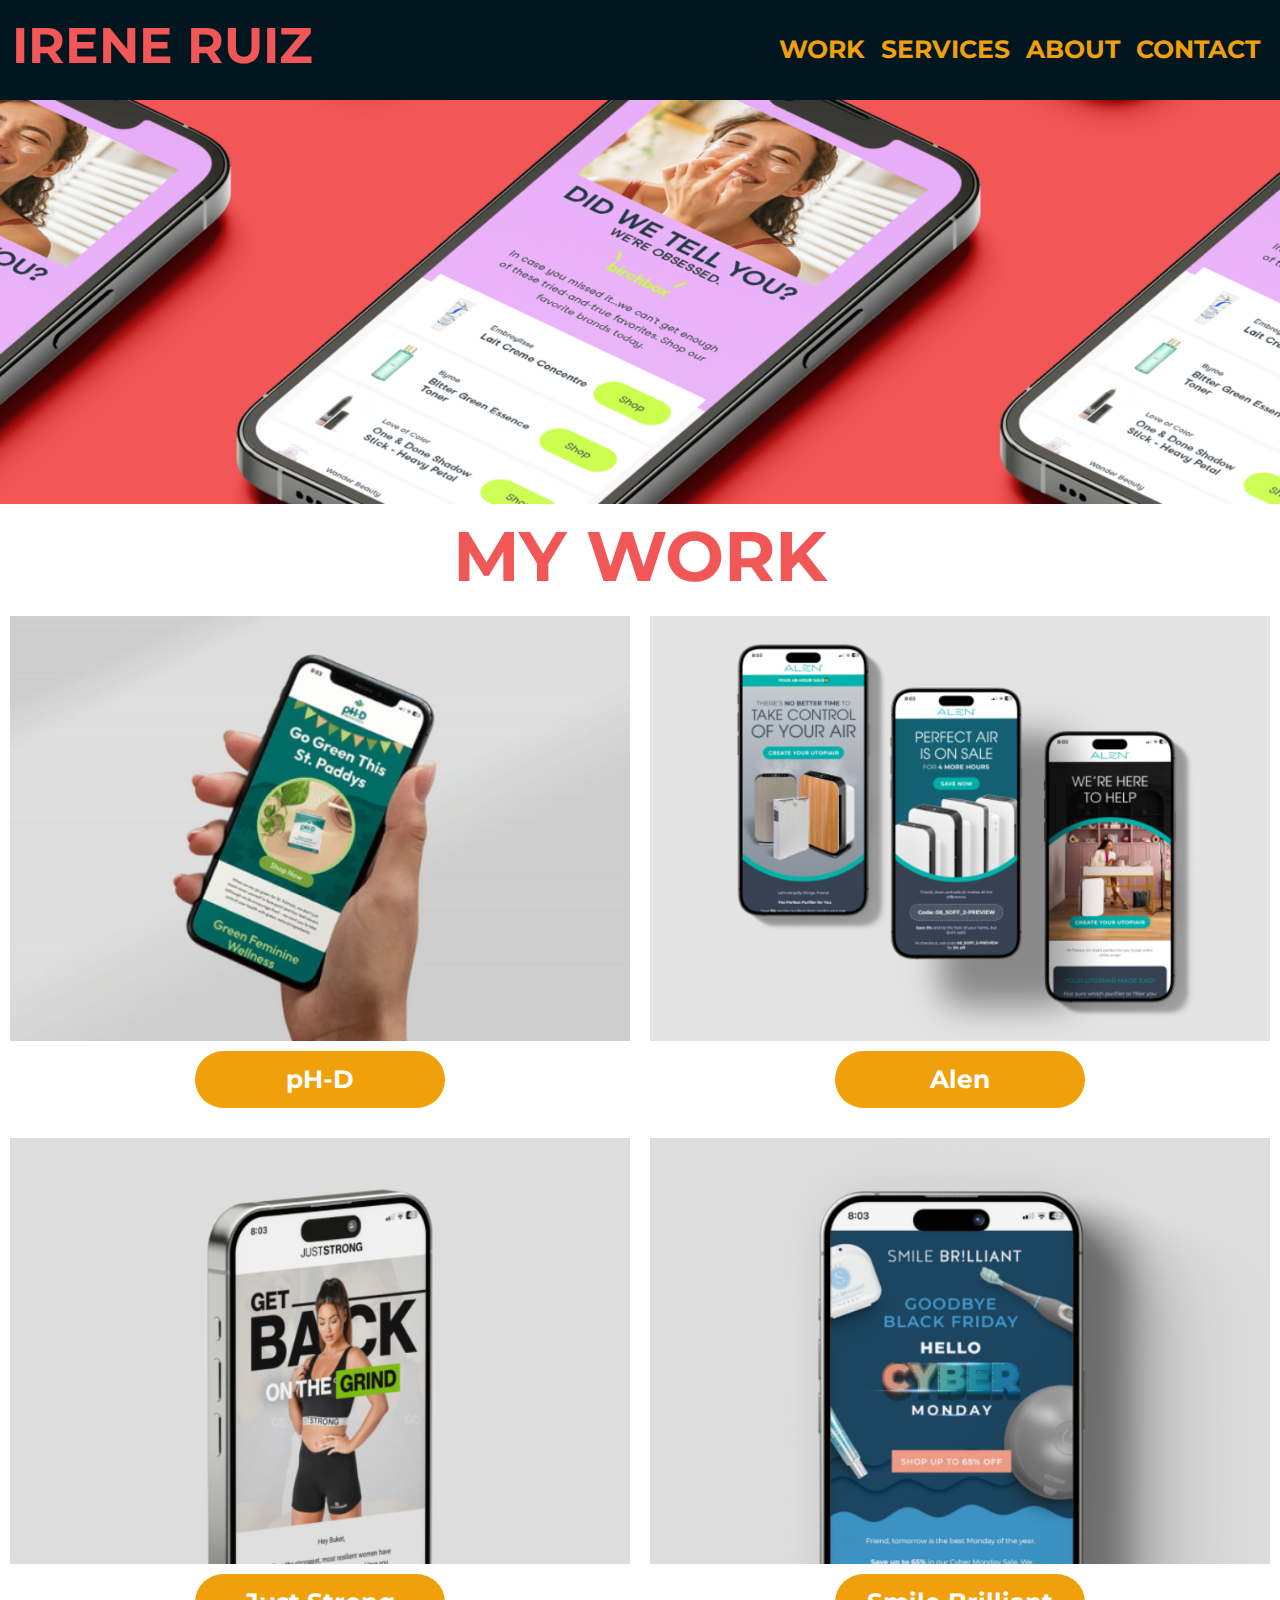
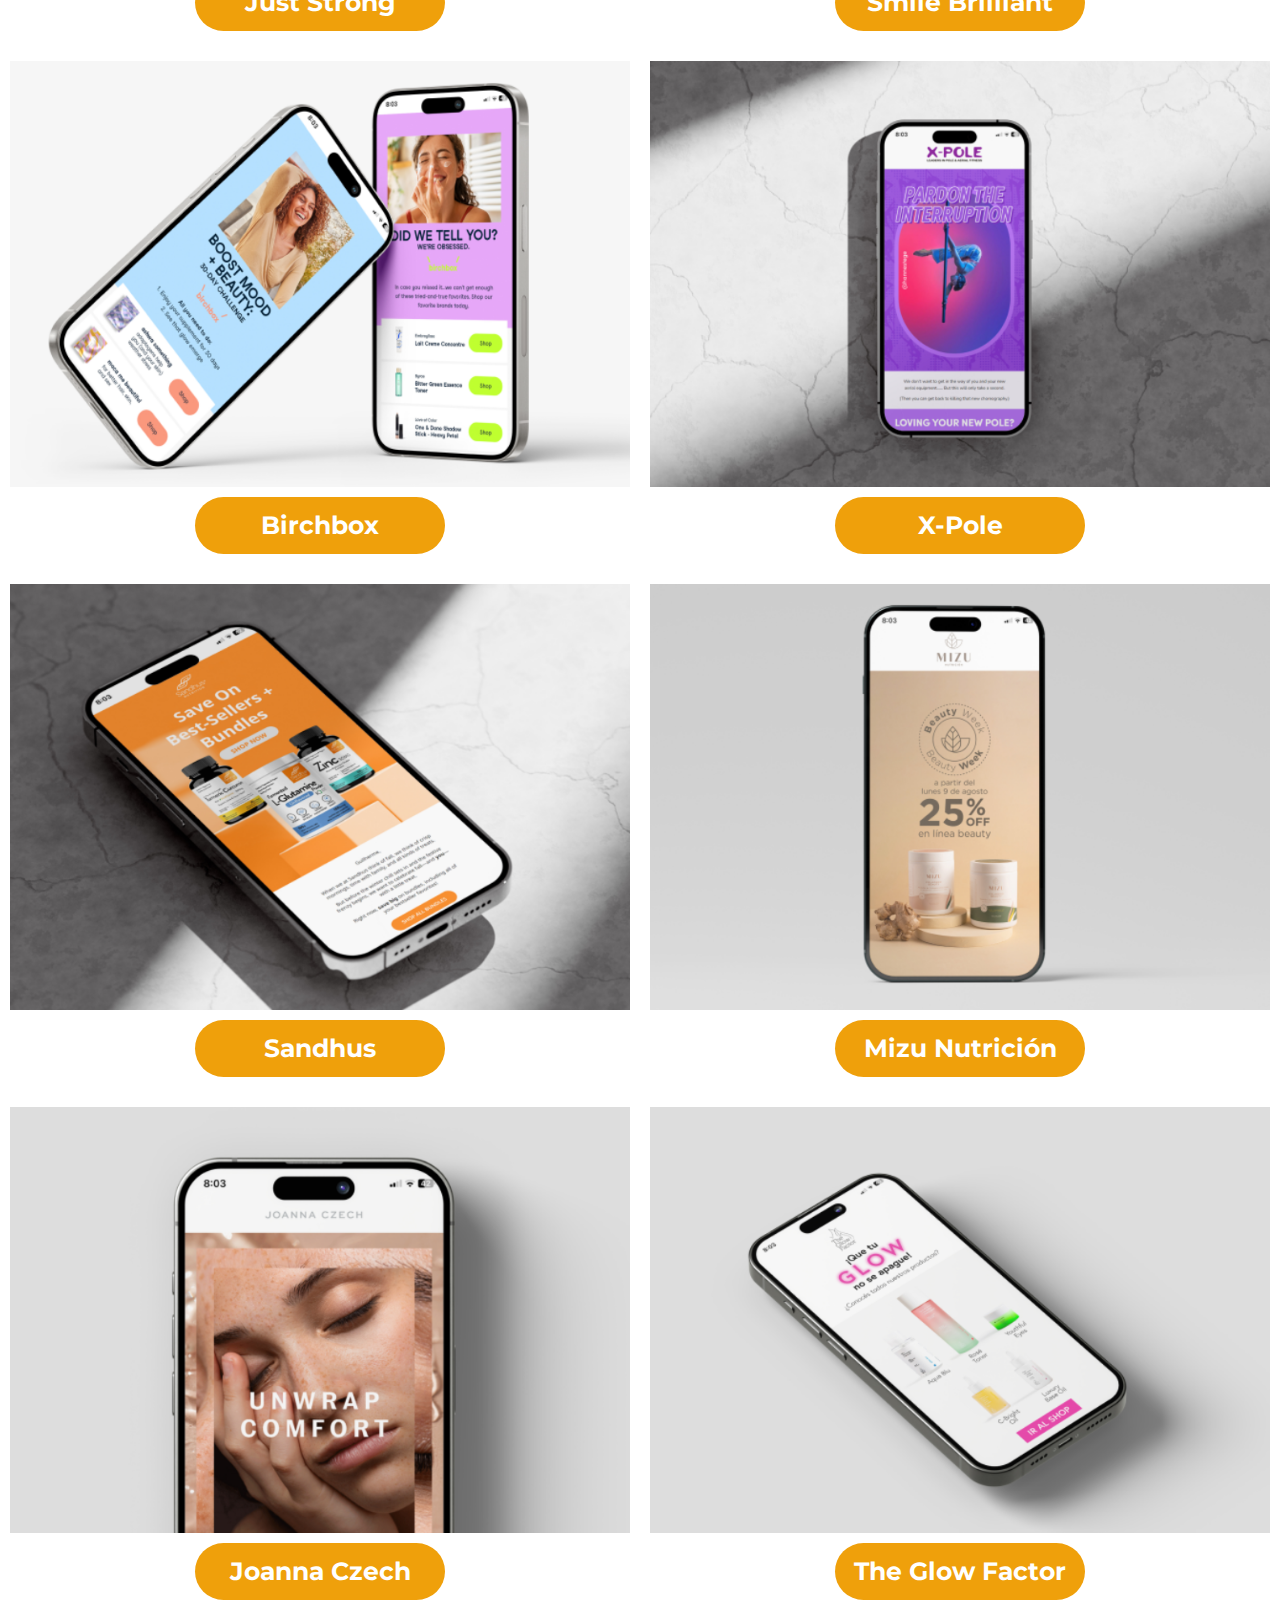
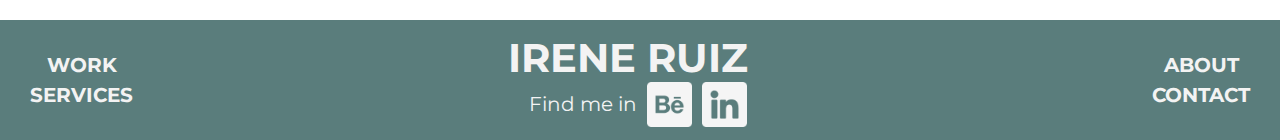
<file: pages/work.html>
<!DOCTYPE html>
<html lang="en">

<head>
    <meta charset="UTF-8">
    <meta name="viewport" content="width=device-width, initial-scale=1.0">
    <meta name="description"
        content="Explore Irene's impressive portfolio showcasing her creative works. From stunning logos to captivating branding projects, dive into a world of design excellence and innovation. Discover the perfect inspiration for your next project!">
    <meta name="keywords"
        content="Graphic design, Logos, Branding, Brand design, Design portfolio, Creativity, Innovation, Design projects">
    <title>Irene Ruiz - My Work</title>
    <!-- CSS de Bootstrap -->
    <link href="https://cdn.jsdelivr.net/npm/bootstrap@5.3.3/dist/css/bootstrap.min.css" rel="stylesheet"
        integrity="sha384-QWTKZyjpPEjISv5WaRU9OFeRpok6YctnYmDr5pNlyT2bRjXh0JMhjY6hW+ALEwIH" crossorigin="anonymous">
    <link rel="stylesheet" href="../css/styles.css">
    <link rel="shortcut icon" href="../recursos/imagenes/favicon.png" type="image/x-icon">
</head>

<body>
    <header>
        <!-- NAVEGADOR -->
        <nav class="navbar navbar-expand-lg">
            <div class="container-fluid">
                <!-- Título de navegador -->
                <a class="navbar-brand" href="../index.html">
                    <h2>IRENE RUIZ</h2>
                </a>
                <!-- Botón desplegable -->
                <button class="navbar-toggler" type="button" data-bs-toggle="collapse"
                    data-bs-target="#navbarSupportedContent" aria-controls="navbarSupportedContent"
                    aria-expanded="false" aria-label="Toggle navigation">
                    <span class="navbar-toggler-icon"></span>
                </button>
                <!-- links a otras secciones -->
                <div class="collapse navbar-collapse" id="navbarSupportedContent">
                    <ul class="navbar-nav ms-auto mb-2 mb-lg-0">
                        <li class="nav-item">
                            <a class="nav-link" href="./work.html">WORK</a>
                        </li>
                        <li class="nav-item">
                            <a class="nav-link" href="./services.html">SERVICES</a>
                        </li>
                        <li class="nav-item">
                            <a class="nav-link" href="./about.html">ABOUT</a>
                        </li>
                        <li class="nav-item">
                            <a class="nav-link" href="./contact.html">CONTACT</a>
                        </li>
                    </ul>
                </div>
            </div>
        </nav>
    </header>
    <main class="main-my-work">
        <!-- Imágen principal -->
        <img class="main__img--mobile wide-image-viewport" src="../recursos/imagenes/main-image-my-work-mobile.png"
            alt="Smartphones">
        <img class="main__img--desktop wide-image-viewport" src="../recursos/imagenes/main-image-my-work-desktop.png"
            alt="Smartphones">
        <!-- Título principal -->
        <h1 class="main__h1--work">MY WORK</h1>
        <section class="section__my-work">
            <div>
                <img src="../recursos/imagenes/my-work-images/ph-d.png" alt="Smartphone">
                <a class="call-to-action__works" href="">pH-D</a>
            </div>
            <div>
                <img src="../recursos/imagenes/my-work-images/alen.png" alt="Smartphone">
                <a class="call-to-action__works" href="">Alen</a>
            </div>
            <div>
                <img src="../recursos/imagenes/my-work-images/just-strong.png" alt="Smartphone">
                <a class="call-to-action__works" href="">Just Strong</a>
            </div>
            <div>
                <img src="../recursos/imagenes/my-work-images/smile-brilliant.png" alt="Smartphone">
                <a class="call-to-action__works" href="">Smile Brilliant</a>
            </div>
            <div>
                <img src="../recursos/imagenes/my-work-images/birchbox.png" alt="Smartphone">
                <a class="call-to-action__works" href="">Birchbox</a>
            </div>
            <div>
                <img src="../recursos/imagenes/my-work-images/x-pole.png" alt="Smartphone">
                <a class="call-to-action__works" href="">X-Pole</a>
            </div>
            <div>
                <img src="../recursos/imagenes/my-work-images/sandhus.png" alt="Smartphone">
                <a class="call-to-action__works" href="">Sandhus</a>
            </div>
            <div>
                <img src="../recursos/imagenes/my-work-images/mizu.png" alt="Smartphone">
                <a class="call-to-action__works" href="">Mizu Nutrición</a>
            </div>
            <div>
                <img src="../recursos/imagenes/my-work-images/joanna-czech.png" alt="Smartphone">
                <a class="call-to-action__works" href="">Joanna Czech</a>
            </div>
            <div>
                <img src="../recursos/imagenes/my-work-images/the-glow-factor.png" alt="Smartphone">
                <a class="call-to-action__works" href="">The Glow Factor</a>
            </div>
        </section>

    </main>

    <!-- FOOTER -->
    <footer class="footer">
        <ul class="links-container-left">
            <li><a href="./work.html">WORK</a></li>
            <li><a href="./services.html">SERVICES</a></li>
        </ul>
        <div>
            <a href="../index.html">
                <h2>IRENE RUIZ</h2>
            </a>
            <ul class="social-media-icons-container">
                <li>
                    <p>Find me in</p>
                </li>
                <li><a href="https://www.behance.net/ireneruiz34752" target="_blank"><img
                            src="../recursos/iconos-redes/behance.png" alt="Behance" class="social-media-icon"></a></li>
                <li><a href="https://www.linkedin.com/in/irene-ruiz-07177a105/" target="_blank"><img
                            src="../recursos/iconos-redes/linkedin.png" alt="LinkedIn" class="social-media-icon"></a>
                </li>
            </ul>
        </div>
        <ul class="links-container-right">
            <li><a href="./about.html">ABOUT</a></li>
            <li><a href="./contact.html">CONTACT</a></li>
        </ul>
        <ul class="links-container">
            <li><a href="./work.html">WORK</a></li>
            <li><a href="./services.html">SERVICES</a></li>
            <li><a href="./about.html">ABOUT</a></li>
            <li><a href="./contact.html">CONTACT</a></li>
        </ul>
    </footer>
    <!-- JS de Bootstrap -->
    <script src="https://cdn.jsdelivr.net/npm/bootstrap@5.3.3/dist/js/bootstrap.bundle.min.js"
        integrity="sha384-YvpcrYf0tY3lHB60NNkmXc5s9fDVZLESaAA55NDzOxhy9GkcIdslK1eN7N6jIeHz"
        crossorigin="anonymous"></script>
</body>

</html>
</file>
<file: css/styles.css>
@charset "UTF-8";
@import url("https://fonts.googleapis.com/css2?family=Montserrat:ital,wght@0,100;0,200;0,300;0,400;0,500;0,600;0,700;0,800;0,900;1,100;1,200;1,300;1,400;1,500;1,600;1,700;1,800;1,900&display=swap");
* {
  padding: 0;
  margin: 0;
  font-family: 'Montserrat', Arial, Helvetica, sans-serif; }

/* CLASES AUXILIARES */
/* Formato de texto negrita */
.bold {
  font-weight: bold; }

/*Imagen ocupa 100% de la pantalla*/
.wide-image-viewport {
  max-width: 100%;
  height: auto; }

/*Responsive de imagen principal de las secciones index, work y services*/
.main__img--desktop {
  display: none; }

@media (min-width: 768px) {
  .main__img--desktop {
    display: block; }
  .main__img--mobile {
    display: none; } }

/* NAVEGADOR */
.navbar {
  background-color: #01161E;
  height: 100px; }
  .navbar h2 {
    text-align: center;
    color: #F25757;
    font-size: 30px;
    font-weight: bold;
    transition: .3s ease-in-out; }
    .navbar h2:hover {
      transform: scale(1.05); }

.container-fluid {
  background-color: #01161E; }

.navbar-toggler {
  border: none; }
  .navbar-toggler:focus {
    box-shadow: none; }

.navbar-toggler-icon {
  background-image: url(../recursos/botones/menu-hamburguesa.png); }

.nav-link {
  color: #EFA00B;
  font-weight: bold;
  font-size: 15px; }
  .nav-link:hover {
    color: white; }

.navbar-nav {
  flex-direction: row;
  justify-content: space-evenly; }

@media (min-width: 1024px) {
  .navbar h2 {
    font-size: 50px; }
  .nav-link {
    font-size: 25px; } }

/* FOOTER */
.footer {
  background-color: #5A7D7C;
  height: 120px;
  display: flex;
  flex-direction: column;
  justify-content: center;
  align-items: center; }
  .footer a {
    text-decoration: none;
    color: #F3F3F3; }
  .footer h2 {
    font-size: 30px;
    font-weight: bold;
    margin: 0;
    margin-right: 30px; }
  .footer ul {
    list-style: none; }
  .footer div {
    display: flex;
    border-bottom: 2px solid #F3F3F3;
    padding-bottom: 10px; }

.social-media-icon {
  width: 35px;
  height: auto; }

.social-media-icons-container {
  display: flex;
  margin: 0;
  padding: 0; }
  .social-media-icons-container li {
    margin-right: 10px;
    text-align: center; }
  .social-media-icons-container p {
    display: none; }

.links-container {
  display: flex;
  flex-wrap: wrap;
  padding: 0;
  padding-top: 10px;
  margin: 0;
  font-weight: bold;
  font-size: 15px;
  text-align: center; }
  .links-container li {
    flex-basis: 50%; }

.links-container-left {
  display: none; }

.links-container-right {
  display: none; }

@media (min-width: 768px) {
  .links-container {
    display: none; }
  .footer {
    flex-direction: row;
    justify-content: space-between;
    align-items: center; }
    .footer div {
      flex-direction: column;
      align-items: center;
      padding: 0;
      border-bottom: none; }
  .links-container-left {
    display: block;
    margin: 0;
    padding-left: 30px;
    text-align: center;
    font-weight: bold;
    font-size: 15px; }
  .links-container-right {
    display: block;
    margin: 0;
    padding: 0;
    padding-right: 30px;
    text-align: center;
    font-weight: bold;
    font-size: 15px; }
  .social-media-icons-container {
    flex-direction: row;
    align-items: center; }
    .social-media-icons-container p {
      display: block;
      margin: 0;
      padding: 0;
      font-size: 15px;
      color: #F3F3F3; } }

@media (min-width: 1024px) {
  .footer h2 {
    font-size: 40px; }
  .links-container-left {
    font-size: 20px; }
  .links-container-right {
    font-size: 20px; }
  .social-media-icons-container p {
    font-size: 20px; }
  .social-media-icon {
    width: 45px;
    height: auto; } }

/* MAIN (index.html) */
/* Artículo About Me */
#main-img-about-index {
  width: 300px;
  height: auto;
  margin: 15px auto; }

.main__h1--index {
  color: #5A7D7C;
  text-align: center;
  font-weight: bold;
  font-size: 40px;
  margin-top: 10px; }

.main__article--about {
  display: flex;
  flex-direction: column;
  align-items: center;
  padding-bottom: 30px; }
  .main__article--about p {
    font-size: 15px;
    padding: 15px;
    margin: 0; }

.call-to-action__my-work {
  display: block;
  text-decoration: none;
  color: white;
  background-color: #5A7D7C;
  padding: 10px 0;
  border-radius: 50px;
  text-align: center;
  font-size: 15px;
  font-weight: bold;
  width: 300px;
  margin: auto;
  margin-bottom: 10px;
  transition: .3s ease-in-out; }
  .call-to-action__my-work:hover {
    transform: translate(0, 10px); }

/* Artículo My Services */
.main__h2--services {
  font-size: 30px;
  font-weight: bold;
  text-align: center;
  color: #F3F3F3;
  background-color: #F25757;
  margin: 0;
  padding-top: 30px; }

.main__article--services {
  display: flex;
  flex-direction: column;
  align-items: center;
  color: #F3F3F3;
  background-color: #F25757;
  padding-bottom: 30px; }
  .main__article--services ul {
    list-style: none;
    padding: 0; }
    .main__article--services ul li {
      padding: 10px 15px; }
      .main__article--services ul li:first-child {
        padding-bottom: 0px; }
      .main__article--services ul li:nth-child(2n) {
        padding-top: 0px; }
  .main__article--services p {
    font-size: 15px;
    margin: 0; }

.call-to-action__my-services {
  display: block;
  text-decoration: none;
  color: #01161E;
  background-color: #F3F3F3;
  padding: 10px 0;
  border-radius: 50px;
  text-align: center;
  font-size: 15px;
  font-weight: bold;
  width: 300px;
  margin: auto;
  margin-bottom: 10px;
  transition: .3s ease-in-out; }
  .call-to-action__my-services:hover {
    transform: translate(0, 10px); }

#main-img-services-index {
  width: 300px;
  height: auto;
  margin: auto;
  margin-top: 15px;
  margin-bottom: 15px; }

/* Grilla de My Work */
#grid-section {
  background-color: #EFA00B; }

.main__h2--grid {
  font-size: 30px;
  font-weight: bold;
  text-align: center;
  color: #F3F3F3;
  margin: 0;
  padding-top: 30px; }

.img-4__grid--desktop,
.img-5__grid--desktop {
  display: none; }

.container__my-work {
  padding: 15px;
  padding-bottom: 30px;
  display: grid;
  grid-template-columns: 1fr 1fr;
  grid-template-rows: 1fr 1fr 1fr;
  grid-template-areas: "img-1 img-3" "img-2 img-5" "img-4 img-4"; }
  .container__my-work img {
    max-width: 100%;
    height: auto; }
  .container__my-work div {
    align-items: center;
    padding: 5px;
    position: relative; }
    .container__my-work div:hover .caption {
      opacity: 1; }

.img-1 {
  grid-area: img-1;
  display: flex;
  justify-content: flex-end; }

.img-2 {
  grid-area: img-2;
  display: flex;
  justify-content: flex-end; }

.img-3 {
  grid-area: img-3;
  display: flex;
  justify-content: flex-start; }

.img-4 {
  grid-area: img-4;
  display: flex;
  justify-content: center;
  align-items: center; }

.img-5 {
  grid-area: img-5;
  display: flex;
  justify-content: flex-start; }

.caption {
  position: absolute;
  bottom: 0;
  left: 0;
  background-color: #F25757;
  color: #F3F3F3;
  padding: 10px 30px;
  margin: 0;
  opacity: 0;
  transition: opacity 0.3s ease;
  border-radius: 0px 50px 5px 0px;
  font-size: 15px; }

@media (min-width: 425px) {
  #main-img-about-index {
    width: 400px;
    height: auto; }
  .main__article--about p {
    font-size: 20px; }
  #main-img-services-index {
    width: 400px;
    height: auto; }
  .main__article--services p {
    font-size: 20px; } }

@media (min-width: 768px) {
  .main__h1--index {
    font-size: 70px; }
  .main__article--about {
    display: flex;
    flex-direction: row;
    align-items: center;
    justify-content: center; }
  #main-img-about-index {
    max-width: 100%;
    height: auto;
    margin: 15px; }
  .main__h2--services {
    font-size: 60px; }
  .main__article--services {
    display: flex;
    flex-direction: row;
    align-items: center;
    justify-content: center; }
  #main-img-services-index {
    max-width: 100%;
    height: auto;
    margin: 15px; }
  .main__h2--grid {
    font-size: 60px; }
  .caption {
    font-size: 25px; } }

@media (min-width: 1024px) {
  .main__article--about div {
    width: 624px;
    height: auto; }
  .main__article--about p {
    font-size: 25px; }
  .call-to-action__my-work {
    font-size: 25px;
    width: 250px; }
  .main__article--services div {
    width: 624px;
    height: auto; }
  .main__article--services p {
    font-size: 25px; }
  .call-to-action__my-services {
    font-size: 25px;
    width: 250px; }
  .img-4__grid--mobile,
  .img-5__grid--mobile {
    display: none; }
  .img-4__grid--desktop,
  .img-5__grid--desktop {
    display: block; }
  .container__my-work {
    padding: 15px;
    padding-bottom: 30px;
    margin: auto;
    display: grid;
    grid-template-columns: 1fr 1fr 1fr;
    grid-template-rows: 1fr 1fr;
    grid-template-areas: "img-1 img-3 img-5" "img-2 img-4 img-5"; }
  .img-3 {
    grid-area: img-3;
    display: flex;
    justify-content: center; }
  .img-5 {
    grid-area: img-5;
    max-height: 100%; } }

@media (min-width: 1280px) {
  #main-img-about-index {
    max-height: 100%;
    width: auto; }
  #main-img-services-index {
    max-height: 100%;
    width: auto; }
  .container__my-work {
    width: 1280px;
    height: auto; } }

/* MAIN (work.html) */
.main__h1--work {
  color: #F25757;
  text-align: center;
  font-weight: bold;
  font-size: 40px;
  margin-top: 10px; }

.section__my-work {
  display: flex;
  flex-wrap: wrap;
  justify-content: space-around;
  align-items: center; }
  .section__my-work img {
    max-width: 100%;
    height: auto;
    padding-bottom: 10px; }
  .section__my-work div {
    display: flex;
    flex-direction: column;
    align-items: center;
    padding: 10px; }

.call-to-action__works {
  display: block;
  text-decoration: none;
  color: white;
  background-color: #EFA00B;
  padding: 10px 0;
  border-radius: 50px;
  text-align: center;
  font-size: 20px;
  font-weight: bold;
  width: 300px;
  margin: auto;
  margin-bottom: 10px;
  transition: .3s ease-in-out; }
  .call-to-action__works:hover {
    transform: translate(0, 10px); }

@media (min-width: 768px) {
  .main__h1--work {
    font-size: 70px; } }

@media (min-width: 768px) {
  .section__my-work div {
    width: 50%; } }

@media (min-width: 1024px) {
  .call-to-action__works {
    font-size: 25px;
    width: 250px; } }

/* MAIN (work.html) */
/*Sección de servicios*/
.main-services {
  background-color: #5A7D7C; }
  .main-services__h1--services {
    color: #EFA00B;
    text-align: center;
    font-weight: bold;
    font-size: 40px;
    margin-top: 10px; }

.article-campaings,
.article-flow-designs {
  display: flex;
  flex-direction: column;
  flex-wrap: wrap;
  align-items: center;
  padding-bottom: 40px; }
  .article-campaings__img,
  .article-flow-designs__img {
    width: 300px;
    height: auto;
    margin: 15px; }
  .article-campaings__container,
  .article-flow-designs__container {
    display: flex;
    flex-direction: column;
    flex-wrap: wrap;
    align-items: center; }
    .article-campaings__container h2,
    .article-flow-designs__container h2 {
      font-size: 30px;
      font-weight: bold;
      text-align: center;
      color: #F3F3F3;
      margin: 10px; }
    .article-campaings__container p,
    .article-flow-designs__container p {
      font-size: 15px;
      color: #F3F3F3;
      padding: 15px; }
    .article-campaings__container a,
    .article-flow-designs__container a {
      display: block;
      text-decoration: none;
      color: #F3F3F3;
      background-color: #EFA00B;
      padding: 10px 0;
      border-radius: 50px;
      text-align: center;
      font-size: 15px;
      font-weight: bold;
      width: 300px;
      margin: auto;
      transition: .3s ease-in-out; }
      .article-campaings__container a:hover,
      .article-flow-designs__container a:hover {
        transform: translate(0, 10px); }

/*Sección "Why choose me?"*/
.section-choose-me {
  display: flex;
  flex-direction: column;
  flex-wrap: wrap;
  align-items: center;
  background-color: #EFA00B;
  padding-bottom: 40px; }
  .section-choose-me h3 {
    font-size: 25px;
    font-weight: bold;
    text-align: center;
    color: #01161E;
    margin: 10px;
    margin-top: 50px; }
  .section-choose-me ul {
    background-color: #F5B947;
    margin: 15px;
    padding: 15px 30px; }
  .section-choose-me p {
    font-size: 15px; }
  .section-choose-me__p--separated {
    padding: 15px; }
  .section-choose-me a {
    display: block;
    text-decoration: none;
    color: #F3F3F3;
    background-color: #5A7D7C;
    padding: 10px 0;
    border-radius: 50px;
    text-align: center;
    font-size: 15px;
    font-weight: bold;
    width: 300px;
    margin: auto;
    transition: .3s ease-in-out; }
    .section-choose-me a:hover {
      transform: translate(0, 10px); }

.section-work-carousel {
  display: flex;
  background-color: #F3F3F3;
  flex-direction: column;
  align-items: center;
  background-color: #F3F3F3; }
  .section-work-carousel h5 {
    border-radius: 30px;
    height: 30px;
    text-align: center;
    color: #F3F3F3;
    background-color: #F25757; }
  .section-work-carousel .carousel-control-prev-icon,
  .section-work-carousel .carousel-control-next-icon {
    background-color: #F25757; }

@media (min-width: 425px) {
  .article-campaings__img,
  .article-flow-designs__img {
    width: 400px;
    height: auto; }
  .article-campaings__container p,
  .article-flow-designs__container p {
    font-size: 20px; }
  .section-choose-me p {
    font-size: 20px; } }

@media (min-width: 768px) {
  .main-services__h1--services {
    font-size: 70px; }
  .article-campaings {
    display: flex;
    flex-direction: row;
    justify-content: center; }
    .article-campaings__container {
      width: 338px; }
  .article-flow-designs {
    display: flex;
    flex-direction: row-reverse;
    justify-content: center; }
    .article-flow-designs__container {
      width: 338px; }
  .section-choose-me ul {
    background-color: transparent;
    width: 537.6px; }
  .section-work-carousel__container {
    width: 768px;
    padding: 30px; } }

@media (min-width: 1024px) {
  .article-campaings__container,
  .article-flow-designs__container {
    width: 594px; }
    .article-campaings__container h2,
    .article-flow-designs__container h2 {
      font-size: 60px; }
    .article-campaings__container a,
    .article-flow-designs__container a {
      font-size: 25px;
      width: 250px; }
    .article-campaings__container p,
    .article-flow-designs__container p {
      font-size: 25px; }
  .section-choose-me h3 {
    font-size: 40px; }
  .section-choose-me ul {
    width: 716.8px; }
  .section-choose-me p {
    font-size: 25px; }
  .section-choose-me a {
    font-size: 25px;
    width: 250px; } }

@media (min-width: 1280px) {
  .article-campaings__img,
  .article-flow-designs__img {
    max-height: 100%;
    width: auto;
    margin-bottom: 50px; }
  .article-campaings__container,
  .article-flow-designs__container {
    width: 610px;
    height: auto; }
  .section-choose-me ul {
    width: 896px; }
  .section-choose-me__p--separated {
    width: 1280px; } }

/* MAIN (about.html) */
.main-about p {
  font-size: 15px; }

.article-about-me,
.article-designer {
  display: flex;
  flex-direction: column;
  flex-wrap: wrap;
  align-items: center;
  padding: 40px 0; }
  .article-about-me__img,
  .article-designer__img {
    width: 300px;
    height: auto;
    margin: 15px; }
  .article-about-me__container,
  .article-designer__container {
    display: flex;
    flex-direction: column;
    flex-wrap: wrap;
    align-items: center; }
    .article-about-me__container p,
    .article-designer__container p {
      color: #01161E;
      margin: 0; }

.article-about-me__container h1 {
  font-size: 30px;
  font-weight: bold;
  text-align: center;
  color: #5A7D7C;
  margin: 10px; }

.article-about-me__container a {
  display: block;
  text-decoration: none;
  color: #F3F3F3;
  background-color: #5A7D7C;
  padding: 10px 0;
  border-radius: 50px;
  text-align: center;
  font-size: 15px;
  font-weight: bold;
  width: 300px;
  margin: auto;
  transition: .3s ease-in-out; }
  .article-about-me__container a:hover {
    transform: translate(0, 10px); }

.article-about-me p {
  padding: 15px; }

.article-designer {
  background-color: #EFA00B; }
  .article-designer__container h2 {
    font-size: 30px;
    font-weight: bold;
    text-align: center;
    color: #F3F3F3;
    margin: 10px; }
  .article-designer__container ul {
    list-style: decimal;
    margin: 0;
    padding: 15px 30px; }
  .article-designer__p--separated {
    padding: 15px;
    margin: 0; }

.section-reviews {
  display: flex;
  flex-direction: column;
  align-items: center;
  padding: 40px 0; }
  .section-reviews p {
    color: #5A7D7C;
    text-align: center; }
  .section-reviews__p--emphasis {
    border: 5px solid #5A7D7C;
    border-radius: 30px;
    margin: 15px;
    padding: 20px; }
  .section-reviews__p--name {
    margin: 0px 15px;
    text-align: center; }

.section-curriculum {
  background-color: #F25757;
  color: #F3F3F3;
  padding: 40px 0; }
  .section-curriculum article div {
    display: flex;
    flex-direction: column;
    align-items: center; }
    .section-curriculum article div h2 {
      font-size: 30px;
      font-weight: bold;
      text-align: center;
      margin: 10px; }
    .section-curriculum article div ul {
      list-style: none;
      margin: 0;
      padding: 15px 30px; }
      .section-curriculum article div ul li {
        margin-bottom: 15px; }
    .section-curriculum article div p {
      margin: 0; }
  .section-curriculum a {
    display: block;
    text-decoration: none;
    color: #01161E;
    background-color: #EFA00B;
    padding: 10px 0;
    border-radius: 50px;
    text-align: center;
    font-size: 15px;
    font-weight: bold;
    width: 300px;
    margin: auto;
    transition: .3s ease-in-out; }
    .section-curriculum a:hover {
      transform: translate(0, 10px); }

.div-spotify-playlist {
  display: flex;
  flex-direction: column;
  flex-wrap: wrap;
  align-items: center;
  padding: 40px 0; }
  .div-spotify-playlist h2 {
    font-size: 30px;
    font-weight: bold;
    text-align: center;
    color: #F25757;
    margin: 10px; }
  .div-spotify-playlist iframe {
    padding: 0 20px; }

@media (min-width: 425px) {
  .main-about p {
    font-size: 20px; }
  .article-about-me__img,
  .article-designer__img {
    width: 400px;
    height: auto; } }

@media (min-width: 768px) {
  .article-about-me,
  .article-designer {
    display: flex;
    justify-content: center; }
    .article-about-me__container,
    .article-designer__container {
      width: 338px; }
  .article-about-me {
    flex-direction: row-reverse; }
  .article-designer {
    flex-direction: row; }
  .section-curriculum article {
    display: flex;
    flex-direction: row;
    flex-wrap: nowrap;
    justify-content: center; } }

@media (min-width: 1024px) {
  .main-about p {
    font-size: 25px; }
  .main-about a {
    font-size: 25px;
    width: 250px; }
  .main-about h1 {
    font-size: 40px; }
  .main-about h2 {
    font-size: 40px; }
  .main-about .section-curriculum article div h2 {
    font-size: 40px; }
  .main-about .div-spotify-playlist h2 {
    font-size: 40px; }
  .main-about .article-about-me__container,
  .main-about .article-designer__container {
    width: 594px; } }

@media (min-width: 1280px) {
  .article-about-me__img,
  .article-designer__img {
    max-height: 100%;
    width: auto;
    margin-bottom: 50px; }
  .section-reviews__p--emphasis {
    width: 1280px; }
  .section-curriculum article div {
    width: 640px; }
  .div-spotify-playlist iframe {
    width: 1280px; } }

/* MAIN (contact.html) */
.main__h1--contact {
  color: #EFA00B;
  text-align: center;
  font-weight: bold;
  font-size: 40px;
  margin-top: 10px; }

.main-contact form {
  padding: 40px 15px;
  margin: auto; }

@media (min-width: 768px) {
  .main__h1--contact {
    font-size: 70px; } }

@media (min-width: 1280px) {
  form {
    width: 1280px; } }
</file>
